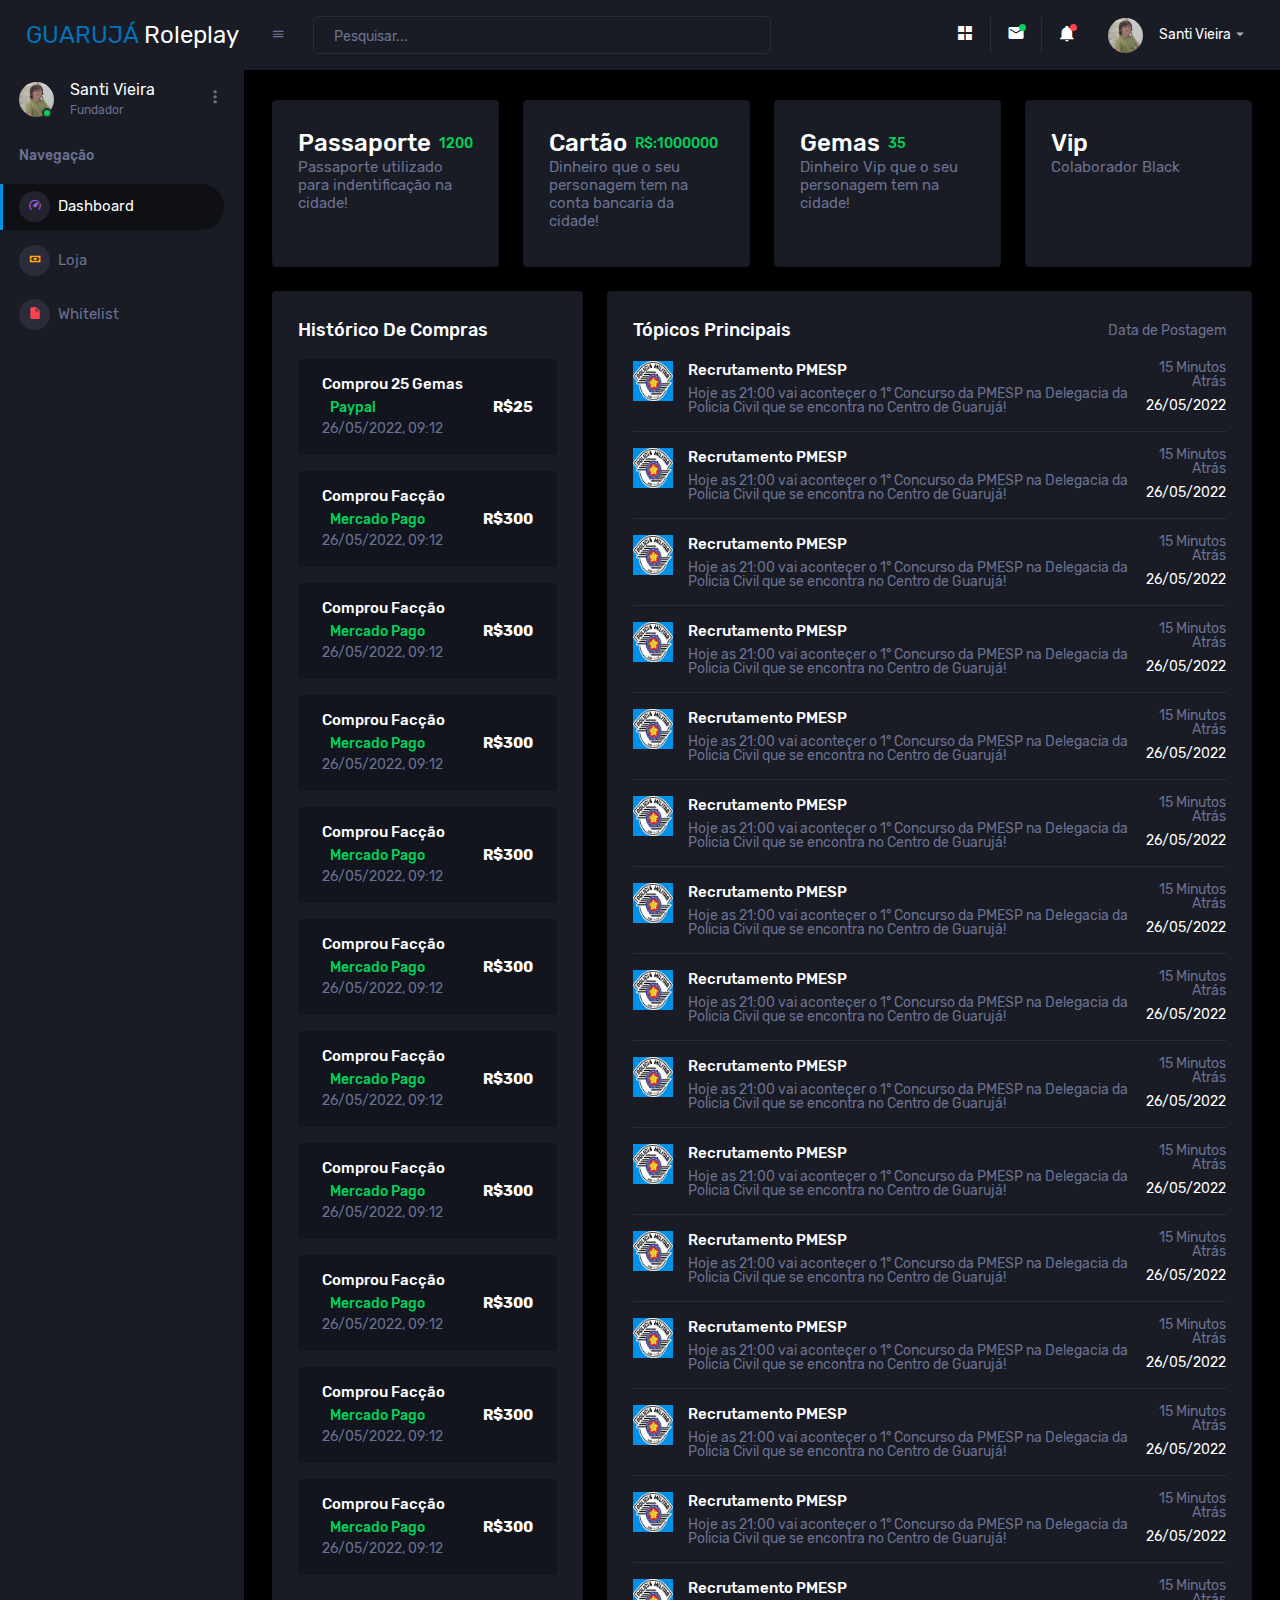
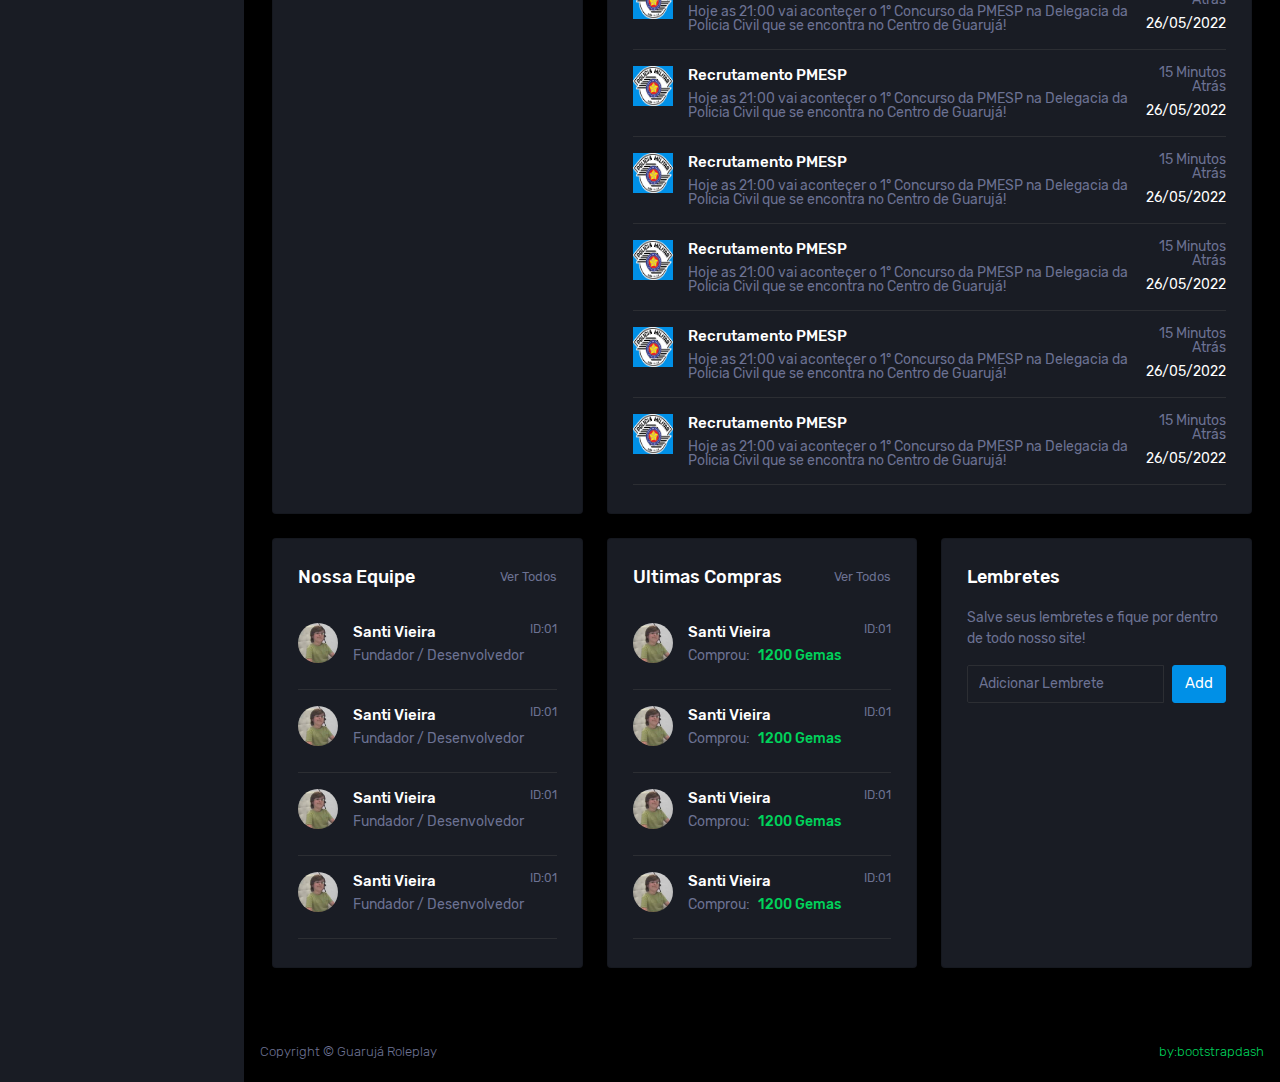
<file: index.html>
<!DOCTYPE html>
<html lang="en">

<head>
  <meta charset="utf-8">
  <meta name="viewport" content="width=device-width, initial-scale=1, shrink-to-fit=no">
  <title>Guarujá Roleplay</title>
  <link rel="stylesheet" href="assets/vendors/mdi/css/materialdesignicons.min.css">
  <link rel="stylesheet" href="assets/vendors/css/vendor.bundle.base.css">
  <link rel="stylesheet" href="assets/vendors/jvectormap/jquery-jvectormap.css">
  <link rel="stylesheet" href="assets/vendors/flag-icon-css/css/flag-icon.min.css">
  <link rel="stylesheet" href="assets/vendors/owl-carousel-2/owl.carousel.min.css">
  <link rel="stylesheet" href="assets/vendors/owl-carousel-2/owl.theme.default.min.css">
  <link rel="stylesheet" href="assets/css/style.css">
  <link rel="shortcut icon" href="assets/images/favicon.png" />
</head>

<body>
  <div class="container-scroller">
    <nav class="sidebar sidebar-offcanvas" id="sidebar">
      <div class="sidebar-brand-wrapper d-none d-lg-flex align-items-center justify-content-center fixed-top">
        <a style="text-align: center; color: #0074bc;" class="sidebar-brand brand-logo" href="index.html">GUARUJÁ<span style="color:#fff"> Roleplay</span></a>
        <a style="text-align: center; color: #0074bc;" class="sidebar-brand brand-logo-mini" href="index.html">GRP</a>
      </div>
      <ul class="nav">
        <li class="nav-item profile">
          <div class="profile-desc">
            <div class="profile-pic">
              <div class="count-indicator">
                <img class="img-xs rounded-circle " src="assets/images/faces/user.png" alt="">
                <span class="count bg-success"></span>
              </div>
              <div class="profile-name">
                <h5 class="mb-0 font-weight-normal">Santi Vieira</h5>
                <span class="type-member">Fundador</span>
              </div>
            </div>
            <a href="#" id="profile-dropdown" data-toggle="dropdown"><i class="mdi mdi-dots-vertical"></i></a>
            <div class="dropdown-menu dropdown-menu-right sidebar-dropdown preview-list"
              aria-labelledby="profile-dropdown">
              <a href="#" class="dropdown-item preview-item">
                <div class="preview-thumbnail">
                  <div class="preview-icon bg-dark rounded-circle">
                    <i class="mdi mdi-settings text-primary"></i>
                  </div>
                </div>
                <div class="preview-item-content">
                  <p class="preview-subject ellipsis mb-1 text-small">Configurações da Conta</p>
                </div>
              </a>
              <div class="dropdown-divider"></div>
              <a href="#" class="dropdown-item preview-item">
                <div class="preview-thumbnail">
                  <div class="preview-icon bg-dark rounded-circle">
                    <i class="mdi mdi-onepassword  text-info"></i>
                  </div>
                </div>
                <div class="preview-item-content">
                  <p class="preview-subject ellipsis mb-1 text-small">Mudar a Senha</p>
                </div>
              </a>
              <div class="dropdown-divider"></div>
              <a href="#" class="dropdown-item preview-item">
                <div class="preview-thumbnail">
                  <div class="preview-icon bg-dark rounded-circle">
                    <i class="mdi mdi-calendar-today text-success"></i>
                  </div>
                </div>
                <div class="preview-item-content">
                  <p class="preview-subject ellipsis mb-1 text-small">Advertencias e Banimentos</p>
                </div>
              </a>
            </div>
          </div>
        </li>
        <li class="nav-item nav-category">
          <span class="nav-link">Navegação</span>
        </li>
        <li class="mb-2 nav-item menu-items">
          <a class="nav-link" href="index.html">
            <span class="menu-icon">
              <i class="mdi mdi-speedometer"></i>
            </span>
            <span class="menu-title">Dashboard</span>
          </a>
        </li>
        <li class="mb-2 nav-item menu-items">
          <a class="nav-link" href="loja.html">
            <span class="menu-icon">
              <i class="mdi mdi-cash"></i>
            </span>
            <span class="menu-title">Loja</span>
          </a>
        </li>
        <li class="mb-2 nav-item menu-items">
          <a class="nav-link" href="whitelist/feito.html">
            <span class="menu-icon">
              <i class="mdi mdi-file"></i>
            </span>
            <span class="menu-title">Whitelist</span>
          </a>
        </li>
      </ul>
    </nav>
    <div class="container-fluid page-body-wrapper">
      <nav class="navbar p-0 fixed-top d-flex flex-row">
        <div class="navbar-brand-wrapper d-flex d-lg-none align-items-center justify-content-center">
          <a style="text-align: center; color: #0074bc;" class="sidebar-brand brand-logo-mini" href="index.html">GRP</a>
        </div>
        <div class="navbar-menu-wrapper flex-grow d-flex align-items-stretch">
          <button class="navbar-toggler navbar-toggler align-self-center" type="button" data-toggle="minimize">
            <span class="mdi mdi-menu"></span>
          </button>
          <ul class="navbar-nav w-100">
            <li class="nav-item w-100">
              <form class="nav-link mt-2 mt-md-0 d-none d-lg-flex search">
                <input type="text" class="form-control" placeholder="Pesquisar...">
              </form>
            </li>
          </ul>
          <ul class="navbar-nav navbar-nav-right">
            <li class="nav-item nav-settings d-none d-lg-block">
              <a class="nav-link" href="#">
                <i class="mdi mdi-view-grid"></i>
              </a>
            </li>
            <li class="nav-item dropdown border-left">
              <a class="nav-link count-indicator dropdown-toggle" id="messageDropdown" href="#" data-toggle="dropdown"
                aria-expanded="false">
                <i class="mdi mdi-email"></i>
                <span class="count bg-success"></span>
              </a>
              <div class="dropdown-menu dropdown-menu-right navbar-dropdown preview-list"
                aria-labelledby="messageDropdown">
                <h6 class="p-3 mb-0">0 Mensagens</h6>
            </li>
            <li class="nav-item dropdown border-left">
              <a class="nav-link count-indicator dropdown-toggle" id="notificationDropdown" href="#"
                data-toggle="dropdown">
                <i class="mdi mdi-bell"></i>
                <span class="count bg-danger"></span>
              </a>
              <div class="dropdown-menu dropdown-menu-right navbar-dropdown preview-list"
                aria-labelledby="notificationDropdown">
                <h6 class="p-3 mb-0">Notificações</h6>
                <div class="dropdown-divider"></div>
                <a class="dropdown-item preview-item">
                  <div class="preview-thumbnail">
                    <div class="preview-icon bg-dark rounded-circle">
                      <i class="mdi mdi-calendar text-success"></i>
                    </div>
                  </div>
                  <div class="preview-item-content">
                    <p class="preview-subject mb-1">Ver Notificações</p>
                  </div>
                </a>
                <div class="dropdown-divider"></div>
                <a class="dropdown-item preview-item">
                  <div class="preview-thumbnail">
                    <div class="preview-icon bg-dark rounded-circle">
                      <i class="mdi mdi-settings text-danger"></i>
                    </div>
                  </div>
                  <div class="preview-item-content">
                    <p class="preview-subject mb-1">Configurações</p>
                    <p class="text-muted ellipsis mb-0">Configurações de Notificação</p>
                  </div>
                </a>
                <div class="dropdown-divider"></div>
                <a class="dropdown-item preview-item">
                  <div class="preview-thumbnail">
                    <div class="preview-icon bg-dark rounded-circle">
                      <i class="mdi mdi-link-variant text-warning"></i>
                    </div>
                  </div>
                  <div class="preview-item-content">
                    <p class="preview-subject mb-1">Change-logs</p>
                    <p class="text-muted ellipsis mb-0">Adicionados/Removidos</p>
                  </div>
                </a>
              </div>
            </li>
            <li class="nav-item dropdown">
              <a class="nav-link" id="profileDropdown" href="#" data-toggle="dropdown">
                <div class="navbar-profile">
                  <img class="img-xs rounded-circle" src="assets/images/faces/user.png" alt="">
                  <p class="mb-0 d-none d-sm-block navbar-profile-name">Santi Vieira</p>
                  <i class="mdi mdi-menu-down d-none d-sm-block"></i>
                </div>
              </a>
              <div class="dropdown-menu dropdown-menu-right navbar-dropdown preview-list"
                aria-labelledby="profileDropdown">
                <div class="dropdown-divider"></div>
                <a class="dropdown-item preview-item">
                  <div class="preview-thumbnail">
                    <div class="preview-icon bg-dark rounded-circle">
                      <i class="mdi mdi-logout text-danger"></i>
                    </div>
                  </div>
                  <div class="preview-item-content">
                    <p class="preview-subject mb-1">Log out</p>
                  </div>
                </a>
              </div>
            </li>
          </ul>
          <button class="navbar-toggler navbar-toggler-right d-lg-none align-self-center" type="button"
            data-toggle="offcanvas">
            <span class="mdi mdi-format-line-spacing"></span>
          </button>
        </div>
      </nav>
      <div class="main-panel">
        <div class="content-wrapper">
          <div class="row">
            <div class="col-xl-3 col-sm-6 grid-margin stretch-card">
              <div class="card">
                <div class="card-body">
                  <div class="row">
                    <div class="col-9">
                      <div class="d-flex align-items-center align-self-start">
                        <h3 class="mb-0">Passaporte</h3>
                        <p class="text-success ml-2 mb-0 font-weight-medium">1200</p>
                      </div>
                    </div>
                    <div class="col-3">
                    </div>
                  </div>
                  <h6 class="text-muted font-weight-normal">Passaporte utilizado para indentificação na cidade!</h6>
                </div>
              </div>
            </div>
            <div class="col-xl-3 col-sm-6 grid-margin stretch-card">
              <div class="card">
                <div class="card-body">
                  <div class="row">
                    <div class="col-9">
                      <div class="d-flex align-items-center align-self-start">
                        <h3 class="mb-0">Cartão</h3>
                        <p class="text-success ml-2 mb-0 font-weight-medium">R$:1000000</p>
                      </div>
                    </div>
                    <div class="col-3">
                    </div>
                  </div>
                  <h6 class="text-muted font-weight-normal">Dinheiro que o seu personagem tem na conta bancaria da cidade!</h6>
                </div>
              </div>
            </div>
            <div class="col-xl-3 col-sm-6 grid-margin stretch-card">
              <div class="card">
                <div class="card-body">
                  <div class="row">
                    <div class="col-9">
                      <div class="d-flex align-items-center align-self-start">
                        <h3 class="mb-0">Gemas</h3>
                        <p class="text-success ml-2 mb-0 font-weight-medium">35</p>
                      </div>
                    </div>
                    <div class="col-3">
                    </div>
                  </div>
                  <h6 class="text-muted font-weight-normal">Dinheiro Vip que o seu personagem tem na cidade!</h6>
                </div>
              </div>
            </div>
            <div class="col-xl-3 col-sm-6 grid-margin stretch-card">
              <div class="card">
                <div class="card-body">
                  <div class="row">
                    <div class="col-9">
                      <div class="d-flex align-items-center align-self-start">
                        <h3 class="mb-0">Vip</h3>
                      </div>
                    </div>
                    <div class="col-3">
                    </div>
                  </div>
                  <h6 class="text-muted font-weight-normal">Colaborador Black</h6>
                </div>
              </div>
            </div>
          </div>
          <div class="row">
            <div class="col-md-4 grid-margin stretch-card">
              <div class="card">
                <div class="card-body">
                  <h4 class="card-title">Histórico de Compras</h4>
                  <div class="bg-gray-dark d-flex d-md-block d-xl-flex flex-row py-3 px-4 px-md-3 px-xl-4 rounded mt-3">
                    <div class="text-md-center text-xl-left">
                      <h6 class="mb-1">Comprou 25 Gemas</h6>
                      <p class="text-success ml-2 mb-0 font-weight-medium">Paypal</p>
                      <p class="text-muted mb-0">26/05/2022, 09:12</p>
                    </div>
                    <div class="align-self-center flex-grow text-right text-md-center text-xl-right py-md-2 py-xl-0">
                      <h6 class="font-weight-bold mb-0">R$25</h6>
                    </div>
                  </div>
                  <div class="bg-gray-dark d-flex d-md-block d-xl-flex flex-row py-3 px-4 px-md-3 px-xl-4 rounded mt-3">
                    <div class="text-md-center text-xl-left">
                      <h6 class="mb-1">Comprou Facção</h6>
                      <p class="text-success ml-2 mb-0 font-weight-medium">Mercado Pago</p>
                      <p class="text-muted mb-0">26/05/2022, 09:12</p>
                    </div>
                    <div class="align-self-center flex-grow text-right text-md-center text-xl-right py-md-2 py-xl-0">
                      <h6 class="font-weight-bold mb-0">R$300</h6>
                    </div>
                  </div>
                  <div class="bg-gray-dark d-flex d-md-block d-xl-flex flex-row py-3 px-4 px-md-3 px-xl-4 rounded mt-3">
                    <div class="text-md-center text-xl-left">
                      <h6 class="mb-1">Comprou Facção</h6>
                      <p class="text-success ml-2 mb-0 font-weight-medium">Mercado Pago</p>
                      <p class="text-muted mb-0">26/05/2022, 09:12</p>
                    </div>
                    <div class="align-self-center flex-grow text-right text-md-center text-xl-right py-md-2 py-xl-0">
                      <h6 class="font-weight-bold mb-0">R$300</h6>
                    </div>
                  </div>
                  <div class="bg-gray-dark d-flex d-md-block d-xl-flex flex-row py-3 px-4 px-md-3 px-xl-4 rounded mt-3">
                    <div class="text-md-center text-xl-left">
                      <h6 class="mb-1">Comprou Facção</h6>
                      <p class="text-success ml-2 mb-0 font-weight-medium">Mercado Pago</p>
                      <p class="text-muted mb-0">26/05/2022, 09:12</p>
                    </div>
                    <div class="align-self-center flex-grow text-right text-md-center text-xl-right py-md-2 py-xl-0">
                      <h6 class="font-weight-bold mb-0">R$300</h6>
                    </div>
                  </div>
                  <div class="bg-gray-dark d-flex d-md-block d-xl-flex flex-row py-3 px-4 px-md-3 px-xl-4 rounded mt-3">
                    <div class="text-md-center text-xl-left">
                      <h6 class="mb-1">Comprou Facção</h6>
                      <p class="text-success ml-2 mb-0 font-weight-medium">Mercado Pago</p>
                      <p class="text-muted mb-0">26/05/2022, 09:12</p>
                    </div>
                    <div class="align-self-center flex-grow text-right text-md-center text-xl-right py-md-2 py-xl-0">
                      <h6 class="font-weight-bold mb-0">R$300</h6>
                    </div>
                  </div>
                  <div class="bg-gray-dark d-flex d-md-block d-xl-flex flex-row py-3 px-4 px-md-3 px-xl-4 rounded mt-3">
                    <div class="text-md-center text-xl-left">
                      <h6 class="mb-1">Comprou Facção</h6>
                      <p class="text-success ml-2 mb-0 font-weight-medium">Mercado Pago</p>
                      <p class="text-muted mb-0">26/05/2022, 09:12</p>
                    </div>
                    <div class="align-self-center flex-grow text-right text-md-center text-xl-right py-md-2 py-xl-0">
                      <h6 class="font-weight-bold mb-0">R$300</h6>
                    </div>
                  </div>
                  <div class="bg-gray-dark d-flex d-md-block d-xl-flex flex-row py-3 px-4 px-md-3 px-xl-4 rounded mt-3">
                    <div class="text-md-center text-xl-left">
                      <h6 class="mb-1">Comprou Facção</h6>
                      <p class="text-success ml-2 mb-0 font-weight-medium">Mercado Pago</p>
                      <p class="text-muted mb-0">26/05/2022, 09:12</p>
                    </div>
                    <div class="align-self-center flex-grow text-right text-md-center text-xl-right py-md-2 py-xl-0">
                      <h6 class="font-weight-bold mb-0">R$300</h6>
                    </div>
                  </div>
                  <div class="bg-gray-dark d-flex d-md-block d-xl-flex flex-row py-3 px-4 px-md-3 px-xl-4 rounded mt-3">
                    <div class="text-md-center text-xl-left">
                      <h6 class="mb-1">Comprou Facção</h6>
                      <p class="text-success ml-2 mb-0 font-weight-medium">Mercado Pago</p>
                      <p class="text-muted mb-0">26/05/2022, 09:12</p>
                    </div>
                    <div class="align-self-center flex-grow text-right text-md-center text-xl-right py-md-2 py-xl-0">
                      <h6 class="font-weight-bold mb-0">R$300</h6>
                    </div>
                  </div>
                  <div class="bg-gray-dark d-flex d-md-block d-xl-flex flex-row py-3 px-4 px-md-3 px-xl-4 rounded mt-3">
                    <div class="text-md-center text-xl-left">
                      <h6 class="mb-1">Comprou Facção</h6>
                      <p class="text-success ml-2 mb-0 font-weight-medium">Mercado Pago</p>
                      <p class="text-muted mb-0">26/05/2022, 09:12</p>
                    </div>
                    <div class="align-self-center flex-grow text-right text-md-center text-xl-right py-md-2 py-xl-0">
                      <h6 class="font-weight-bold mb-0">R$300</h6>
                    </div>
                  </div>
                  <div class="bg-gray-dark d-flex d-md-block d-xl-flex flex-row py-3 px-4 px-md-3 px-xl-4 rounded mt-3">
                    <div class="text-md-center text-xl-left">
                      <h6 class="mb-1">Comprou Facção</h6>
                      <p class="text-success ml-2 mb-0 font-weight-medium">Mercado Pago</p>
                      <p class="text-muted mb-0">26/05/2022, 09:12</p>
                    </div>
                    <div class="align-self-center flex-grow text-right text-md-center text-xl-right py-md-2 py-xl-0">
                      <h6 class="font-weight-bold mb-0">R$300</h6>
                    </div>
                  </div>
                  <div class="bg-gray-dark d-flex d-md-block d-xl-flex flex-row py-3 px-4 px-md-3 px-xl-4 rounded mt-3">
                    <div class="text-md-center text-xl-left">
                      <h6 class="mb-1">Comprou Facção</h6>
                      <p class="text-success ml-2 mb-0 font-weight-medium">Mercado Pago</p>
                      <p class="text-muted mb-0">26/05/2022, 09:12</p>
                    </div>
                    <div class="align-self-center flex-grow text-right text-md-center text-xl-right py-md-2 py-xl-0">
                      <h6 class="font-weight-bold mb-0">R$300</h6>
                    </div>
                  </div>
                </div>
              </div>
            </div>
            <div class="col-md-8 grid-margin stretch-card">
              <div class="card">
                <div class="card-body">
                  <div class="d-flex flex-row justify-content-between">
                    <h4 class="card-title mb-1">Tópicos Principais</h4>
                    <p class="text-muted mb-1">Data de Postagem</p>
                  </div>
                  <div class="row">
                    <div class="col-12">
                      <div class="preview-list">
                        <div class="preview-item border-bottom">
                          <div class="preview-thumbnail">
                            <div class="bg-primary">
                              <img src="assets/images/dashboard/pm.png" alt="">
                            </div>
                          </div>
                          <div class="preview-item-content d-sm-flex flex-grow">
                            <div class="flex-grow">
                              <h6 class="preview-subject">Recrutamento PMESP</h6>
                              <p class="text-muted mb-0">Hoje as 21:00 vai aconteçer o 1° Concurso da PMESP na Delegacia da Policia Civil que se encontra no Centro de Guarujá!</p>
                            </div>
                            <div class="mr-auto text-sm-right pt-2 pt-sm-0">
                              <p class="text-muted">15 Minutos Atrás</p>
                              <p class="mb-0">26/05/2022</p>
                            </div>
                          </div>
                        </div>
                      </div>
                    </div>
                    <div class="col-12">
                      <div class="preview-list">
                        <div class="preview-item border-bottom">
                          <div class="preview-thumbnail">
                            <div class="bg-primary">
                              <img src="assets/images/dashboard/pm.png" alt="">
                            </div>
                          </div>
                          <div class="preview-item-content d-sm-flex flex-grow">
                            <div class="flex-grow">
                              <h6 class="preview-subject">Recrutamento PMESP</h6>
                              <p class="text-muted mb-0">Hoje as 21:00 vai aconteçer o 1° Concurso da PMESP na Delegacia da Policia Civil que se encontra no Centro de Guarujá!</p>
                            </div>
                            <div class="mr-auto text-sm-right pt-2 pt-sm-0">
                              <p class="text-muted">15 Minutos Atrás</p>
                              <p class="mb-0">26/05/2022</p>
                            </div>
                          </div>
                        </div>
                      </div>
                    </div>
                    <div class="col-12">
                      <div class="preview-list">
                        <div class="preview-item border-bottom">
                          <div class="preview-thumbnail">
                            <div class="bg-primary">
                              <img src="assets/images/dashboard/pm.png" alt="">
                            </div>
                          </div>
                          <div class="preview-item-content d-sm-flex flex-grow">
                            <div class="flex-grow">
                              <h6 class="preview-subject">Recrutamento PMESP</h6>
                              <p class="text-muted mb-0">Hoje as 21:00 vai aconteçer o 1° Concurso da PMESP na Delegacia da Policia Civil que se encontra no Centro de Guarujá!</p>
                            </div>
                            <div class="mr-auto text-sm-right pt-2 pt-sm-0">
                              <p class="text-muted">15 Minutos Atrás</p>
                              <p class="mb-0">26/05/2022</p>
                            </div>
                          </div>
                        </div>
                      </div>
                    </div>
                    <div class="col-12">
                      <div class="preview-list">
                        <div class="preview-item border-bottom">
                          <div class="preview-thumbnail">
                            <div class="bg-primary">
                              <img src="assets/images/dashboard/pm.png" alt="">
                            </div>
                          </div>
                          <div class="preview-item-content d-sm-flex flex-grow">
                            <div class="flex-grow">
                              <h6 class="preview-subject">Recrutamento PMESP</h6>
                              <p class="text-muted mb-0">Hoje as 21:00 vai aconteçer o 1° Concurso da PMESP na Delegacia da Policia Civil que se encontra no Centro de Guarujá!</p>
                            </div>
                            <div class="mr-auto text-sm-right pt-2 pt-sm-0">
                              <p class="text-muted">15 Minutos Atrás</p>
                              <p class="mb-0">26/05/2022</p>
                            </div>
                          </div>
                        </div>
                      </div>
                    </div>
                    <div class="col-12">
                      <div class="preview-list">
                        <div class="preview-item border-bottom">
                          <div class="preview-thumbnail">
                            <div class="bg-primary">
                              <img src="assets/images/dashboard/pm.png" alt="">
                            </div>
                          </div>
                          <div class="preview-item-content d-sm-flex flex-grow">
                            <div class="flex-grow">
                              <h6 class="preview-subject">Recrutamento PMESP</h6>
                              <p class="text-muted mb-0">Hoje as 21:00 vai aconteçer o 1° Concurso da PMESP na Delegacia da Policia Civil que se encontra no Centro de Guarujá!</p>
                            </div>
                            <div class="mr-auto text-sm-right pt-2 pt-sm-0">
                              <p class="text-muted">15 Minutos Atrás</p>
                              <p class="mb-0">26/05/2022</p>
                            </div>
                          </div>
                        </div>
                      </div>
                    </div>
                    <div class="col-12">
                      <div class="preview-list">
                        <div class="preview-item border-bottom">
                          <div class="preview-thumbnail">
                            <div class="bg-primary">
                              <img src="assets/images/dashboard/pm.png" alt="">
                            </div>
                          </div>
                          <div class="preview-item-content d-sm-flex flex-grow">
                            <div class="flex-grow">
                              <h6 class="preview-subject">Recrutamento PMESP</h6>
                              <p class="text-muted mb-0">Hoje as 21:00 vai aconteçer o 1° Concurso da PMESP na Delegacia da Policia Civil que se encontra no Centro de Guarujá!</p>
                            </div>
                            <div class="mr-auto text-sm-right pt-2 pt-sm-0">
                              <p class="text-muted">15 Minutos Atrás</p>
                              <p class="mb-0">26/05/2022</p>
                            </div>
                          </div>
                        </div>
                      </div>
                    </div>
                    <div class="col-12">
                      <div class="preview-list">
                        <div class="preview-item border-bottom">
                          <div class="preview-thumbnail">
                            <div class="bg-primary">
                              <img src="assets/images/dashboard/pm.png" alt="">
                            </div>
                          </div>
                          <div class="preview-item-content d-sm-flex flex-grow">
                            <div class="flex-grow">
                              <h6 class="preview-subject">Recrutamento PMESP</h6>
                              <p class="text-muted mb-0">Hoje as 21:00 vai aconteçer o 1° Concurso da PMESP na Delegacia da Policia Civil que se encontra no Centro de Guarujá!</p>
                            </div>
                            <div class="mr-auto text-sm-right pt-2 pt-sm-0">
                              <p class="text-muted">15 Minutos Atrás</p>
                              <p class="mb-0">26/05/2022</p>
                            </div>
                          </div>
                        </div>
                      </div>
                    </div>
                    <div class="col-12">
                      <div class="preview-list">
                        <div class="preview-item border-bottom">
                          <div class="preview-thumbnail">
                            <div class="bg-primary">
                              <img src="assets/images/dashboard/pm.png" alt="">
                            </div>
                          </div>
                          <div class="preview-item-content d-sm-flex flex-grow">
                            <div class="flex-grow">
                              <h6 class="preview-subject">Recrutamento PMESP</h6>
                              <p class="text-muted mb-0">Hoje as 21:00 vai aconteçer o 1° Concurso da PMESP na Delegacia da Policia Civil que se encontra no Centro de Guarujá!</p>
                            </div>
                            <div class="mr-auto text-sm-right pt-2 pt-sm-0">
                              <p class="text-muted">15 Minutos Atrás</p>
                              <p class="mb-0">26/05/2022</p>
                            </div>
                          </div>
                        </div>
                      </div>
                    </div>
                    <div class="col-12">
                      <div class="preview-list">
                        <div class="preview-item border-bottom">
                          <div class="preview-thumbnail">
                            <div class="bg-primary">
                              <img src="assets/images/dashboard/pm.png" alt="">
                            </div>
                          </div>
                          <div class="preview-item-content d-sm-flex flex-grow">
                            <div class="flex-grow">
                              <h6 class="preview-subject">Recrutamento PMESP</h6>
                              <p class="text-muted mb-0">Hoje as 21:00 vai aconteçer o 1° Concurso da PMESP na Delegacia da Policia Civil que se encontra no Centro de Guarujá!</p>
                            </div>
                            <div class="mr-auto text-sm-right pt-2 pt-sm-0">
                              <p class="text-muted">15 Minutos Atrás</p>
                              <p class="mb-0">26/05/2022</p>
                            </div>
                          </div>
                        </div>
                      </div>
                    </div>
                    <div class="col-12">
                      <div class="preview-list">
                        <div class="preview-item border-bottom">
                          <div class="preview-thumbnail">
                            <div class="bg-primary">
                              <img src="assets/images/dashboard/pm.png" alt="">
                            </div>
                          </div>
                          <div class="preview-item-content d-sm-flex flex-grow">
                            <div class="flex-grow">
                              <h6 class="preview-subject">Recrutamento PMESP</h6>
                              <p class="text-muted mb-0">Hoje as 21:00 vai aconteçer o 1° Concurso da PMESP na Delegacia da Policia Civil que se encontra no Centro de Guarujá!</p>
                            </div>
                            <div class="mr-auto text-sm-right pt-2 pt-sm-0">
                              <p class="text-muted">15 Minutos Atrás</p>
                              <p class="mb-0">26/05/2022</p>
                            </div>
                          </div>
                        </div>
                      </div>
                    </div>
                    <div class="col-12">
                      <div class="preview-list">
                        <div class="preview-item border-bottom">
                          <div class="preview-thumbnail">
                            <div class="bg-primary">
                              <img src="assets/images/dashboard/pm.png" alt="">
                            </div>
                          </div>
                          <div class="preview-item-content d-sm-flex flex-grow">
                            <div class="flex-grow">
                              <h6 class="preview-subject">Recrutamento PMESP</h6>
                              <p class="text-muted mb-0">Hoje as 21:00 vai aconteçer o 1° Concurso da PMESP na Delegacia da Policia Civil que se encontra no Centro de Guarujá!</p>
                            </div>
                            <div class="mr-auto text-sm-right pt-2 pt-sm-0">
                              <p class="text-muted">15 Minutos Atrás</p>
                              <p class="mb-0">26/05/2022</p>
                            </div>
                          </div>
                        </div>
                      </div>
                    </div>
                    <div class="col-12">
                      <div class="preview-list">
                        <div class="preview-item border-bottom">
                          <div class="preview-thumbnail">
                            <div class="bg-primary">
                              <img src="assets/images/dashboard/pm.png" alt="">
                            </div>
                          </div>
                          <div class="preview-item-content d-sm-flex flex-grow">
                            <div class="flex-grow">
                              <h6 class="preview-subject">Recrutamento PMESP</h6>
                              <p class="text-muted mb-0">Hoje as 21:00 vai aconteçer o 1° Concurso da PMESP na Delegacia da Policia Civil que se encontra no Centro de Guarujá!</p>
                            </div>
                            <div class="mr-auto text-sm-right pt-2 pt-sm-0">
                              <p class="text-muted">15 Minutos Atrás</p>
                              <p class="mb-0">26/05/2022</p>
                            </div>
                          </div>
                        </div>
                      </div>
                    </div>
                    <div class="col-12">
                      <div class="preview-list">
                        <div class="preview-item border-bottom">
                          <div class="preview-thumbnail">
                            <div class="bg-primary">
                              <img src="assets/images/dashboard/pm.png" alt="">
                            </div>
                          </div>
                          <div class="preview-item-content d-sm-flex flex-grow">
                            <div class="flex-grow">
                              <h6 class="preview-subject">Recrutamento PMESP</h6>
                              <p class="text-muted mb-0">Hoje as 21:00 vai aconteçer o 1° Concurso da PMESP na Delegacia da Policia Civil que se encontra no Centro de Guarujá!</p>
                            </div>
                            <div class="mr-auto text-sm-right pt-2 pt-sm-0">
                              <p class="text-muted">15 Minutos Atrás</p>
                              <p class="mb-0">26/05/2022</p>
                            </div>
                          </div>
                        </div>
                      </div>
                    </div>
                    <div class="col-12">
                      <div class="preview-list">
                        <div class="preview-item border-bottom">
                          <div class="preview-thumbnail">
                            <div class="bg-primary">
                              <img src="assets/images/dashboard/pm.png" alt="">
                            </div>
                          </div>
                          <div class="preview-item-content d-sm-flex flex-grow">
                            <div class="flex-grow">
                              <h6 class="preview-subject">Recrutamento PMESP</h6>
                              <p class="text-muted mb-0">Hoje as 21:00 vai aconteçer o 1° Concurso da PMESP na Delegacia da Policia Civil que se encontra no Centro de Guarujá!</p>
                            </div>
                            <div class="mr-auto text-sm-right pt-2 pt-sm-0">
                              <p class="text-muted">15 Minutos Atrás</p>
                              <p class="mb-0">26/05/2022</p>
                            </div>
                          </div>
                        </div>
                      </div>
                    </div>
                    <div class="col-12">
                      <div class="preview-list">
                        <div class="preview-item border-bottom">
                          <div class="preview-thumbnail">
                            <div class="bg-primary">
                              <img src="assets/images/dashboard/pm.png" alt="">
                            </div>
                          </div>
                          <div class="preview-item-content d-sm-flex flex-grow">
                            <div class="flex-grow">
                              <h6 class="preview-subject">Recrutamento PMESP</h6>
                              <p class="text-muted mb-0">Hoje as 21:00 vai aconteçer o 1° Concurso da PMESP na Delegacia da Policia Civil que se encontra no Centro de Guarujá!</p>
                            </div>
                            <div class="mr-auto text-sm-right pt-2 pt-sm-0">
                              <p class="text-muted">15 Minutos Atrás</p>
                              <p class="mb-0">26/05/2022</p>
                            </div>
                          </div>
                        </div>
                      </div>
                    </div>
                    <div class="col-12">
                      <div class="preview-list">
                        <div class="preview-item border-bottom">
                          <div class="preview-thumbnail">
                            <div class="bg-primary">
                              <img src="assets/images/dashboard/pm.png" alt="">
                            </div>
                          </div>
                          <div class="preview-item-content d-sm-flex flex-grow">
                            <div class="flex-grow">
                              <h6 class="preview-subject">Recrutamento PMESP</h6>
                              <p class="text-muted mb-0">Hoje as 21:00 vai aconteçer o 1° Concurso da PMESP na Delegacia da Policia Civil que se encontra no Centro de Guarujá!</p>
                            </div>
                            <div class="mr-auto text-sm-right pt-2 pt-sm-0">
                              <p class="text-muted">15 Minutos Atrás</p>
                              <p class="mb-0">26/05/2022</p>
                            </div>
                          </div>
                        </div>
                      </div>
                    </div>
                    <div class="col-12">
                      <div class="preview-list">
                        <div class="preview-item border-bottom">
                          <div class="preview-thumbnail">
                            <div class="bg-primary">
                              <img src="assets/images/dashboard/pm.png" alt="">
                            </div>
                          </div>
                          <div class="preview-item-content d-sm-flex flex-grow">
                            <div class="flex-grow">
                              <h6 class="preview-subject">Recrutamento PMESP</h6>
                              <p class="text-muted mb-0">Hoje as 21:00 vai aconteçer o 1° Concurso da PMESP na Delegacia da Policia Civil que se encontra no Centro de Guarujá!</p>
                            </div>
                            <div class="mr-auto text-sm-right pt-2 pt-sm-0">
                              <p class="text-muted">15 Minutos Atrás</p>
                              <p class="mb-0">26/05/2022</p>
                            </div>
                          </div>
                        </div>
                      </div>
                    </div>
                    <div class="col-12">
                      <div class="preview-list">
                        <div class="preview-item border-bottom">
                          <div class="preview-thumbnail">
                            <div class="bg-primary">
                              <img src="assets/images/dashboard/pm.png" alt="">
                            </div>
                          </div>
                          <div class="preview-item-content d-sm-flex flex-grow">
                            <div class="flex-grow">
                              <h6 class="preview-subject">Recrutamento PMESP</h6>
                              <p class="text-muted mb-0">Hoje as 21:00 vai aconteçer o 1° Concurso da PMESP na Delegacia da Policia Civil que se encontra no Centro de Guarujá!</p>
                            </div>
                            <div class="mr-auto text-sm-right pt-2 pt-sm-0">
                              <p class="text-muted">15 Minutos Atrás</p>
                              <p class="mb-0">26/05/2022</p>
                            </div>
                          </div>
                        </div>
                      </div>
                    </div>
                    <div class="col-12">
                      <div class="preview-list">
                        <div class="preview-item border-bottom">
                          <div class="preview-thumbnail">
                            <div class="bg-primary">
                              <img src="assets/images/dashboard/pm.png" alt="">
                            </div>
                          </div>
                          <div class="preview-item-content d-sm-flex flex-grow">
                            <div class="flex-grow">
                              <h6 class="preview-subject">Recrutamento PMESP</h6>
                              <p class="text-muted mb-0">Hoje as 21:00 vai aconteçer o 1° Concurso da PMESP na Delegacia da Policia Civil que se encontra no Centro de Guarujá!</p>
                            </div>
                            <div class="mr-auto text-sm-right pt-2 pt-sm-0">
                              <p class="text-muted">15 Minutos Atrás</p>
                              <p class="mb-0">26/05/2022</p>
                            </div>
                          </div>
                        </div>
                      </div>
                    </div>
                    <div class="col-12">
                      <div class="preview-list">
                        <div class="preview-item border-bottom">
                          <div class="preview-thumbnail">
                            <div class="bg-primary">
                              <img src="assets/images/dashboard/pm.png" alt="">
                            </div>
                          </div>
                          <div class="preview-item-content d-sm-flex flex-grow">
                            <div class="flex-grow">
                              <h6 class="preview-subject">Recrutamento PMESP</h6>
                              <p class="text-muted mb-0">Hoje as 21:00 vai aconteçer o 1° Concurso da PMESP na Delegacia da Policia Civil que se encontra no Centro de Guarujá!</p>
                            </div>
                            <div class="mr-auto text-sm-right pt-2 pt-sm-0">
                              <p class="text-muted">15 Minutos Atrás</p>
                              <p class="mb-0">26/05/2022</p>
                            </div>
                          </div>
                        </div>
                      </div>
                    </div>
                    
                  </div>
                </div>
              </div>
            </div>
          </div>

          <div class="row">
            <div class="col-md-6 col-xl-4 grid-margin stretch-card">
              <div class="card">
                <div class="card-body">
                  <div class="d-flex flex-row justify-content-between">
                    <h4 class="card-title">Nossa Equipe</h4>
                    <p class="text-muted mb-1 small">Ver Todos</p>
                  </div>
                  <div class="preview-list">
                    <div class="preview-item border-bottom">
                      <div class="preview-thumbnail">
                        <img src="assets/images/faces/user.png" alt="image" class="rounded-circle" />
                      </div>
                      <div class="preview-item-content d-flex flex-grow">
                        <div class="flex-grow">
                          <div class="d-flex d-md-block d-xl-flex justify-content-between">
                            <h6 class="preview-subject">Santi Vieira</h6>
                            <p class="text-muted text-small">ID:01</p>
                          </div>
                          <p class="text-muted">Fundador / Desenvolvedor</p>
                        </div>
                      </div>
                    </div>
                    <div class="preview-item border-bottom">
                      <div class="preview-thumbnail">
                        <img src="assets/images/faces/user.png" alt="image" class="rounded-circle" />
                      </div>
                      <div class="preview-item-content d-flex flex-grow">
                        <div class="flex-grow">
                          <div class="d-flex d-md-block d-xl-flex justify-content-between">
                            <h6 class="preview-subject">Santi Vieira</h6>
                            <p class="text-muted text-small">ID:01</p>
                          </div>
                          <p class="text-muted">Fundador / Desenvolvedor</p>
                        </div>
                      </div>
                    </div>
                    <div class="preview-item border-bottom">
                      <div class="preview-thumbnail">
                        <img src="assets/images/faces/user.png" alt="image" class="rounded-circle" />
                      </div>
                      <div class="preview-item-content d-flex flex-grow">
                        <div class="flex-grow">
                          <div class="d-flex d-md-block d-xl-flex justify-content-between">
                            <h6 class="preview-subject">Santi Vieira</h6>
                            <p class="text-muted text-small">ID:01</p>
                          </div>
                          <p class="text-muted">Fundador / Desenvolvedor</p>
                        </div>
                      </div>
                    </div>
                    <div class="preview-item border-bottom">
                      <div class="preview-thumbnail">
                        <img src="assets/images/faces/user.png" alt="image" class="rounded-circle" />
                      </div>
                      <div class="preview-item-content d-flex flex-grow">
                        <div class="flex-grow">
                          <div class="d-flex d-md-block d-xl-flex justify-content-between">
                            <h6 class="preview-subject">Santi Vieira</h6>
                            <p class="text-muted text-small">ID:01</p>
                          </div>
                          <p class="text-muted">Fundador / Desenvolvedor</p>
                        </div>
                      </div>
                    </div>
                  </div>
                </div>
              </div>
            </div>

            <div class="col-md-6 col-xl-4 grid-margin stretch-card">
              <div class="card">
                <div class="card-body">
                  <div class="d-flex flex-row justify-content-between">
                    <h4 class="card-title">Ultimas Compras</h4>
                    <p class="text-muted mb-1 small">Ver Todos</p>
                  </div>
                  <div class="preview-list">
                    <div class="preview-item border-bottom">
                      <div class="preview-thumbnail">
                        <img src="assets/images/faces/user.png" alt="image" class="rounded-circle" />
                      </div>
                      <div class="preview-item-content d-flex flex-grow">
                        <div class="flex-grow">
                          <div class="d-flex d-md-block d-xl-flex justify-content-between">
                            <h6 class="preview-subject">Santi Vieira</h6>
                            <p class="text-muted text-small">ID:01</p>
                          </div>
                          <p class="text-muted">Comprou:<span class="text-success ml-2 mb-0 font-weight-medium">1200 Gemas</span>
                        </div>
                      </div>
                    </div>
                    <div class="preview-item border-bottom">
                      <div class="preview-thumbnail">
                        <img src="assets/images/faces/user.png" alt="image" class="rounded-circle" />
                      </div>
                      <div class="preview-item-content d-flex flex-grow">
                        <div class="flex-grow">
                          <div class="d-flex d-md-block d-xl-flex justify-content-between">
                            <h6 class="preview-subject">Santi Vieira</h6>
                            <p class="text-muted text-small">ID:01</p>
                          </div>
                          <p class="text-muted">Comprou:<span class="text-success ml-2 mb-0 font-weight-medium">1200 Gemas</span>
                        </div>
                      </div>
                    </div>
                    <div class="preview-item border-bottom">
                      <div class="preview-thumbnail">
                        <img src="assets/images/faces/user.png" alt="image" class="rounded-circle" />
                      </div>
                      <div class="preview-item-content d-flex flex-grow">
                        <div class="flex-grow">
                          <div class="d-flex d-md-block d-xl-flex justify-content-between">
                            <h6 class="preview-subject">Santi Vieira</h6>
                            <p class="text-muted text-small">ID:01</p>
                          </div>
                          <p class="text-muted">Comprou:<span class="text-success ml-2 mb-0 font-weight-medium">1200 Gemas</span>
                        </div>
                      </div>
                    </div>
                    <div class="preview-item border-bottom">
                      <div class="preview-thumbnail">
                        <img src="assets/images/faces/user.png" alt="image" class="rounded-circle" />
                      </div>
                      <div class="preview-item-content d-flex flex-grow">
                        <div class="flex-grow">
                          <div class="d-flex d-md-block d-xl-flex justify-content-between">
                            <h6 class="preview-subject">Santi Vieira</h6>
                            <p class="text-muted text-small">ID:01</p>
                          </div>
                          <p class="text-muted">Comprou:<span class="text-success ml-2 mb-0 font-weight-medium">1200 Gemas</span>
                        </div>
                      </div>
                    </div>
                  </div>
                </div>
              </div>
            </div>

            
            <div class="col-md-12 col-xl-4 grid-margin stretch-card">
              <div class="card">
                <div class="card-body">
                  <h4 class="card-title">Lembretes</h4>
                  <p class="text-muted">Salve seus lembretes e fique por dentro de todo nosso site!</p>
                  <div class="add-items d-flex">
                    <input type="text" class="form-control todo-list-input" placeholder="Adicionar Lembrete">
                    <button class="add btn btn-primary todo-list-add-btn">Add</button>
                  </div>
                  <div class="list-wrapper">
                    <ul class="d-flex flex-column-reverse text-white todo-list todo-list-custom">
                    </ul>
                  </div>
                </div>
              </div>
            </div>
          </div>
        </div>
        <footer class="footer">
          <div class="d-sm-flex justify-content-center justify-content-sm-between">
            <span class="text-muted d-block text-center text-sm-left d-sm-inline-block">Copyright © Guarujá Roleplay</span>
            <span class="float-none float-sm-right d-block mt-1 mt-sm-0 text-center"><a
                href="https://www.bootstrapdash.com/bootstrap-admin-template/" target="_blank">by:bootstrapdash</a></span>
          </div>
        </footer>
      </div>
    </div>
  </div>
  <script src="assets/vendors/js/vendor.bundle.base.js"></script>
  <script src="assets/vendors/chart.js/Chart.min.js"></script>
  <script src="assets/vendors/progressbar.js/progressbar.min.js"></script>
  <script src="assets/vendors/jvectormap/jquery-jvectormap.min.js"></script>
  <script src="assets/vendors/jvectormap/jquery-jvectormap-world-mill-en.js"></script>
  <script src="assets/vendors/owl-carousel-2/owl.carousel.min.js"></script>
  <script src="assets/js/off-canvas.js"></script>
  <script src="assets/js/hoverable-collapse.js"></script>
  <script src="assets/js/misc.js"></script>
  <script src="assets/js/settings.js"></script>
  <script src="assets/js/todolist.js"></script>
  <script src="assets/js/dashboard.js"></script>
</body>

</html>
</file>
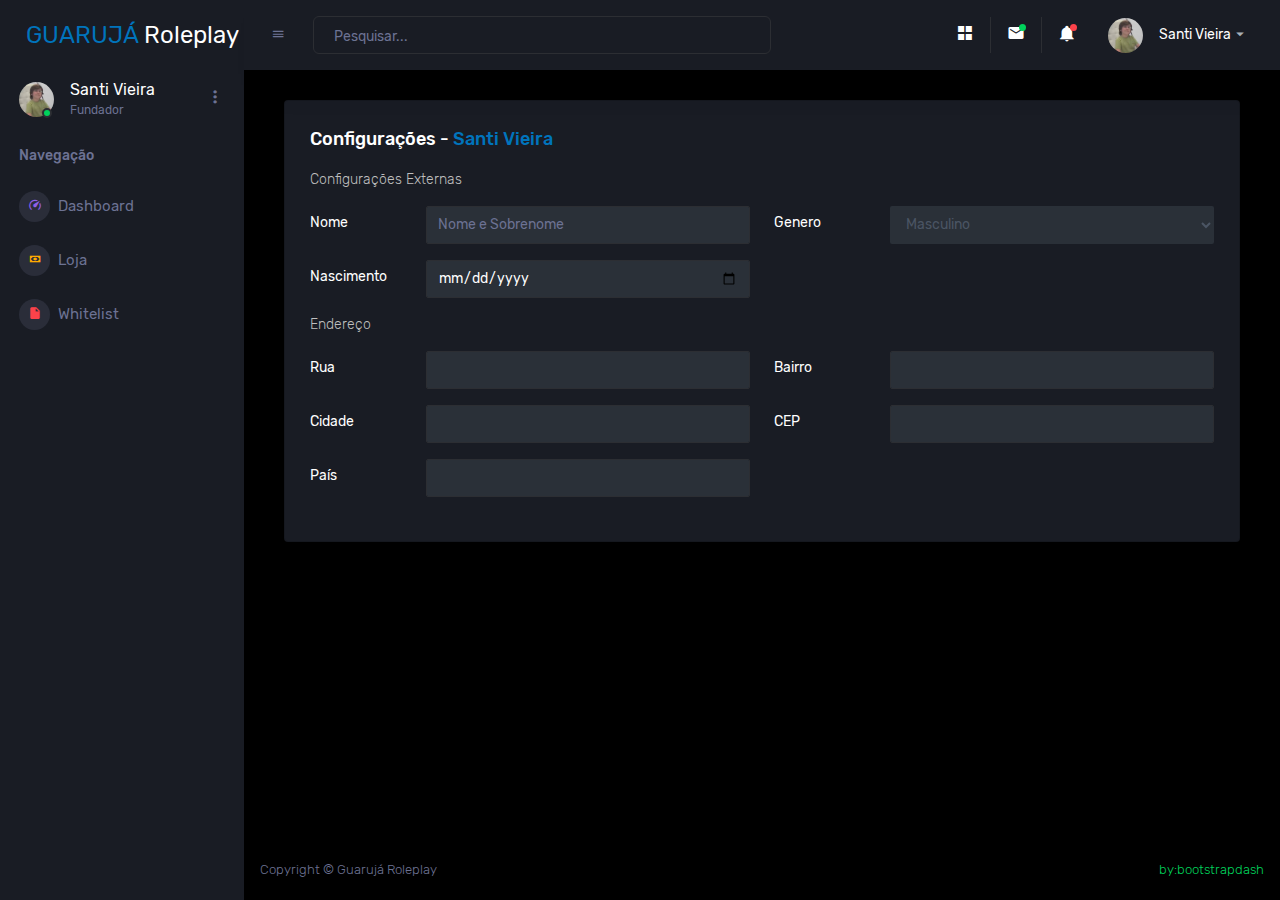
<file: config.html>
<!DOCTYPE html>
<html lang="en">

<head>
    <meta charset="utf-8">
    <meta name="viewport" content="width=device-width, initial-scale=1, shrink-to-fit=no">
    <title>Guarujá Roleplay</title>
    <link rel="stylesheet" href="assets/vendors/mdi/css/materialdesignicons.min.css">
    <link rel="stylesheet" href="assets/vendors/css/vendor.bundle.base.css">
    <link rel="stylesheet" href="assets/vendors/jvectormap/jquery-jvectormap.css">
    <link rel="stylesheet" href="assets/vendors/flag-icon-css/css/flag-icon.min.css">
    <link rel="stylesheet" href="assets/vendors/owl-carousel-2/owl.carousel.min.css">
    <link rel="stylesheet" href="assets/vendors/owl-carousel-2/owl.theme.default.min.css">
    <link rel="stylesheet" href="assets/css/style.css">
    <link rel="shortcut icon" href="assets/images/favicon.png" />
</head>

<body>
    <div class="container-scroller">
        <nav class="sidebar sidebar-offcanvas" id="sidebar">
            <div class="sidebar-brand-wrapper d-none d-lg-flex align-items-center justify-content-center fixed-top">
                <a style="text-align: center; color: #0074bc;" class="sidebar-brand brand-logo"
                    href="index.html">GUARUJÁ<span style="color:#fff"> Roleplay</span></a>
                <a style="text-align: center; color: #0074bc;" class="sidebar-brand brand-logo-mini"
                    href="index.html">GRP</a>
            </div>
            <ul class="nav">
                <li class="nav-item profile">
                    <div class="profile-desc">
                        <div class="profile-pic">
                            <div class="count-indicator">
                                <img class="img-xs rounded-circle " src="assets/images/faces/user.png" alt="">
                                <span class="count bg-success"></span>
                            </div>
                            <div class="profile-name">
                                <h5 class="mb-0 font-weight-normal">Santi Vieira</h5>
                                <span class="type-member">Fundador</span>
                            </div>
                        </div>
                        <a href="#" id="profile-dropdown" data-toggle="dropdown"><i
                                class="mdi mdi-dots-vertical"></i></a>
                        <div class="dropdown-menu dropdown-menu-right sidebar-dropdown preview-list"
                            aria-labelledby="profile-dropdown">
                            <a href="#" class="dropdown-item preview-item">
                                <div class="preview-thumbnail">
                                    <div class="preview-icon bg-dark rounded-circle">
                                        <i class="mdi mdi-settings text-primary"></i>
                                    </div>
                                </div>
                                <div class="preview-item-content">
                                    <p class="preview-subject ellipsis mb-1 text-small">Configurações da Conta</p>
                                </div>
                            </a>
                            <div class="dropdown-divider"></div>
                            <a href="#" class="dropdown-item preview-item">
                                <div class="preview-thumbnail">
                                    <div class="preview-icon bg-dark rounded-circle">
                                        <i class="mdi mdi-onepassword  text-info"></i>
                                    </div>
                                </div>
                                <div class="preview-item-content">
                                    <p class="preview-subject ellipsis mb-1 text-small">Mudar a Senha</p>
                                </div>
                            </a>
                            <div class="dropdown-divider"></div>
                            <a href="#" class="dropdown-item preview-item">
                                <div class="preview-thumbnail">
                                    <div class="preview-icon bg-dark rounded-circle">
                                        <i class="mdi mdi-calendar-today text-success"></i>
                                    </div>
                                </div>
                                <div class="preview-item-content">
                                    <p class="preview-subject ellipsis mb-1 text-small">Advertencias e Banimentos</p>
                                </div>
                            </a>
                        </div>
                    </div>
                </li>
                <li class="nav-item nav-category">
                    <span class="nav-link">Navegação</span>
                </li>
                <li class="mb-2 nav-item menu-items">
                    <a class="nav-link" href="index.html">
                        <span class="menu-icon">
                            <i class="mdi mdi-speedometer"></i>
                        </span>
                        <span class="menu-title">Dashboard</span>
                    </a>
                </li>
                <li class="mb-2 nav-item menu-items">
                    <a class="nav-link" href="loja.html">
                        <span class="menu-icon">
                            <i class="mdi mdi-cash"></i>
                        </span>
                        <span class="menu-title">Loja</span>
                    </a>
                </li>
                <li class="mb-2 nav-item menu-items">
                    <a class="nav-link" href="whitelist/feito.html">
                        <span class="menu-icon">
                            <i class="mdi mdi-file"></i>
                        </span>
                        <span class="menu-title">Whitelist</span>
                    </a>
                </li>
            </ul>
        </nav>
        <div class="container-fluid page-body-wrapper">
            <nav class="navbar p-0 fixed-top d-flex flex-row">
                <div class="navbar-brand-wrapper d-flex d-lg-none align-items-center justify-content-center">
                    <a style="text-align: center; color: #0074bc;" class="sidebar-brand brand-logo-mini"
                        href="index.html">GRP</a>
                </div>
                <div class="navbar-menu-wrapper flex-grow d-flex align-items-stretch">
                    <button class="navbar-toggler navbar-toggler align-self-center" type="button"
                        data-toggle="minimize">
                        <span class="mdi mdi-menu"></span>
                    </button>
                    <ul class="navbar-nav w-100">
                        <li class="nav-item w-100">
                            <form class="nav-link mt-2 mt-md-0 d-none d-lg-flex search">
                                <input type="text" class="form-control" placeholder="Pesquisar...">
                            </form>
                        </li>
                    </ul>
                    <ul class="navbar-nav navbar-nav-right">
                        <li class="nav-item nav-settings d-none d-lg-block">
                            <a class="nav-link" href="#">
                                <i class="mdi mdi-view-grid"></i>
                            </a>
                        </li>
                        <li class="nav-item dropdown border-left">
                            <a class="nav-link count-indicator dropdown-toggle" id="messageDropdown" href="#"
                                data-toggle="dropdown" aria-expanded="false">
                                <i class="mdi mdi-email"></i>
                                <span class="count bg-success"></span>
                            </a>
                            <div class="dropdown-menu dropdown-menu-right navbar-dropdown preview-list"
                                aria-labelledby="messageDropdown">
                                <h6 class="p-3 mb-0">0 Mensagens</h6>
                        </li>
                        <li class="nav-item dropdown border-left">
                            <a class="nav-link count-indicator dropdown-toggle" id="notificationDropdown" href="#"
                                data-toggle="dropdown">
                                <i class="mdi mdi-bell"></i>
                                <span class="count bg-danger"></span>
                            </a>
                            <div class="dropdown-menu dropdown-menu-right navbar-dropdown preview-list"
                                aria-labelledby="notificationDropdown">
                                <h6 class="p-3 mb-0">Notificações</h6>
                                <div class="dropdown-divider"></div>
                                <a class="dropdown-item preview-item">
                                    <div class="preview-thumbnail">
                                        <div class="preview-icon bg-dark rounded-circle">
                                            <i class="mdi mdi-calendar text-success"></i>
                                        </div>
                                    </div>
                                    <div class="preview-item-content">
                                        <p class="preview-subject mb-1">Ver Notificações</p>
                                    </div>
                                </a>
                                <div class="dropdown-divider"></div>
                                <a class="dropdown-item preview-item">
                                    <div class="preview-thumbnail">
                                        <div class="preview-icon bg-dark rounded-circle">
                                            <i class="mdi mdi-settings text-danger"></i>
                                        </div>
                                    </div>
                                    <div class="preview-item-content">
                                        <p class="preview-subject mb-1">Configurações</p>
                                        <p class="text-muted ellipsis mb-0">Configurações de Notificação</p>
                                    </div>
                                </a>
                                <div class="dropdown-divider"></div>
                                <a class="dropdown-item preview-item">
                                    <div class="preview-thumbnail">
                                        <div class="preview-icon bg-dark rounded-circle">
                                            <i class="mdi mdi-link-variant text-warning"></i>
                                        </div>
                                    </div>
                                    <div class="preview-item-content">
                                        <p class="preview-subject mb-1">Change-logs</p>
                                        <p class="text-muted ellipsis mb-0">Adicionados/Removidos</p>
                                    </div>
                                </a>
                            </div>
                        </li>
                        <li class="nav-item dropdown">
                            <a class="nav-link" id="profileDropdown" href="#" data-toggle="dropdown">
                                <div class="navbar-profile">
                                    <img class="img-xs rounded-circle" src="assets/images/faces/user.png" alt="">
                                    <p class="mb-0 d-none d-sm-block navbar-profile-name">Santi Vieira</p>
                                    <i class="mdi mdi-menu-down d-none d-sm-block"></i>
                                </div>
                            </a>
                            <div class="dropdown-menu dropdown-menu-right navbar-dropdown preview-list"
                                aria-labelledby="profileDropdown">
                                <div class="dropdown-divider"></div>
                                <a class="dropdown-item preview-item">
                                    <div class="preview-thumbnail">
                                        <div class="preview-icon bg-dark rounded-circle">
                                            <i class="mdi mdi-logout text-danger"></i>
                                        </div>
                                    </div>
                                    <div class="preview-item-content">
                                        <p class="preview-subject mb-1">Log out</p>
                                    </div>
                                </a>
                            </div>
                        </li>
                    </ul>
                    <button class="navbar-toggler navbar-toggler-right d-lg-none align-self-center" type="button"
                        data-toggle="offcanvas">
                        <span class="mdi mdi-format-line-spacing"></span>
                    </button>
                </div>
            </nav>
            <div class="main-panel">
                <div class="content-wrapper">
                    <div class="col-12 grid-margin">
                        <div class="card">
                          <div class="card-body">
                            <h4 class="card-title">Configurações - <span style="color:#0074bc;">Santi Vieira</span></h4>
                            <form class="form-sample">
                              <p class="card-description"> Configurações Externas </p>
                              <div class="row">
                                <div class="col-md-6">
                                  <div class="form-group row">
                                    <label class="col-sm-3 col-form-label">Nome</label>
                                    <div class="col-sm-9">
                                      <input type="text" class="form-control" placeholder="Nome e Sobrenome" />
                                    </div>
                                  </div>
                                </div>
                                <div class="col-md-6">
                                  <div class="form-group row">
                                    <label class="col-sm-3 col-form-label">Genero</label>
                                    <div class="col-sm-9">
                                      <select class="form-control">
                                        <option>Masculino</option>
                                        <option>Feminino</option>
                                        <option>Não Binário</option>                                        
                                      </select>
                                    </div>
                                  </div>
                                </div>
                                <div class="col-md-6">
                                    <div class="form-group row">
                                      <label class="col-sm-3 col-form-label">Nascimento</label>
                                      <div class="col-sm-9">
                                        <input class="form-control" type="date" />
                                      </div>
                                    </div>
                                  </div>
                              </div>
                              <p class="card-description"> Endereço </p>
                              <div class="row">
                                <div class="col-md-6">
                                  <div class="form-group row">
                                    <label class="col-sm-3 col-form-label">Rua</label>
                                    <div class="col-sm-9">
                                      <input type="text" class="form-control" />
                                    </div>
                                  </div>
                                </div>
                                <div class="col-md-6">
                                  <div class="form-group row">
                                    <label class="col-sm-3 col-form-label">Bairro</label>
                                    <div class="col-sm-9">
                                      <input type="text" class="form-control" />
                                    </div>
                                  </div>
                                </div>
                              </div>
                              <div class="row">
                                <div class="col-md-6">
                                  <div class="form-group row">
                                    <label class="col-sm-3 col-form-label">Cidade</label>
                                    <div class="col-sm-9">
                                      <input type="text" class="form-control" />
                                    </div>
                                  </div>
                                </div>
                                <div class="col-md-6">
                                  <div class="form-group row">
                                    <label class="col-sm-3 col-form-label">CEP</label>
                                    <div class="col-sm-9">
                                      <input type="text" class="form-control" />
                                    </div>
                                  </div>
                                </div>
                              </div>
                              <div class="row">
                                <div class="col-md-6">
                                  <div class="form-group row">
                                    <label class="col-sm-3 col-form-label">País</label>
                                    <div class="col-sm-9">
                                      <input type="text" class="form-control" />
                                    </div>
                                  </div>
                                </div>
                              </div>
                            </form>
                          </div>
                        </div>
                      </div>
                </div>


                <footer class="footer">
                    <div class="d-sm-flex justify-content-center justify-content-sm-between">
                        <span class="text-muted d-block text-center text-sm-left d-sm-inline-block">Copyright © Guarujá
                            Roleplay</span>
                        <span class="float-none float-sm-right d-block mt-1 mt-sm-0 text-center"><a
                                href="https://www.bootstrapdash.com/bootstrap-admin-template/"
                                target="_blank">by:bootstrapdash</a></span>
                    </div>
                </footer>
            </div>
        </div>
    </div>
    <script src="assets/vendors/js/vendor.bundle.base.js"></script>
    <script src="assets/vendors/chart.js/Chart.min.js"></script>
    <script src="assets/vendors/progressbar.js/progressbar.min.js"></script>
    <script src="assets/vendors/jvectormap/jquery-jvectormap.min.js"></script>
    <script src="assets/vendors/jvectormap/jquery-jvectormap-world-mill-en.js"></script>
    <script src="assets/vendors/owl-carousel-2/owl.carousel.min.js"></script>
    <script src="assets/js/off-canvas.js"></script>
    <script src="assets/js/hoverable-collapse.js"></script>
    <script src="assets/js/misc.js"></script>
    <script src="assets/js/settings.js"></script>
    <script src="assets/js/todolist.js"></script>
    <script src="assets/js/dashboard.js"></script>
</body>

</html>
</file>
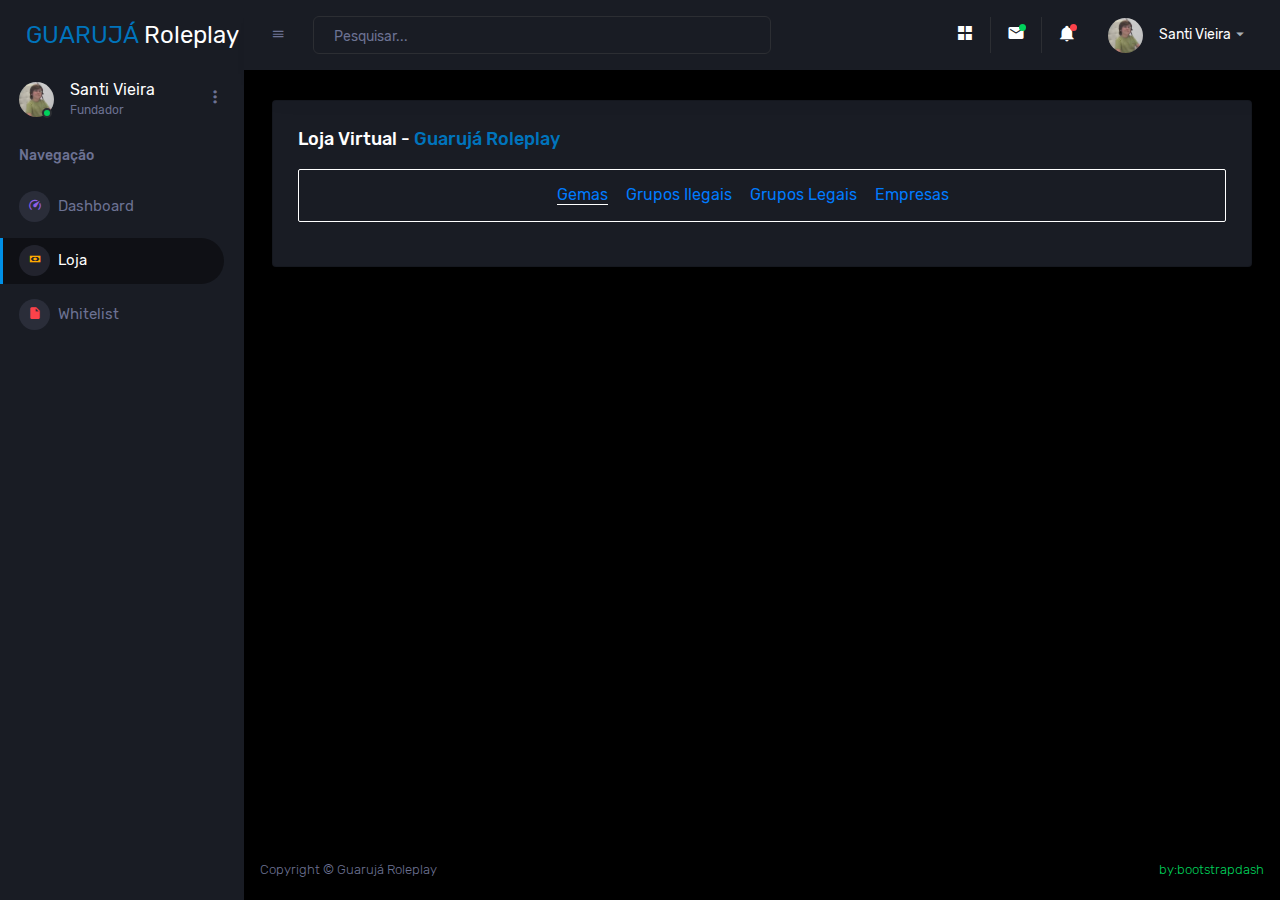
<file: loja.html>
<!DOCTYPE html>
<html lang="en">

<head>
    <meta charset="utf-8">
    <meta name="viewport" content="width=device-width, initial-scale=1, shrink-to-fit=no">
    <title>Guarujá Roleplay</title>
    <link rel="stylesheet" href="assets/vendors/mdi/css/materialdesignicons.min.css">
    <link rel="stylesheet" href="assets/vendors/css/vendor.bundle.base.css">
    <link rel="stylesheet" href="assets/vendors/jvectormap/jquery-jvectormap.css">
    <link rel="stylesheet" href="assets/vendors/flag-icon-css/css/flag-icon.min.css">
    <link rel="stylesheet" href="assets/vendors/owl-carousel-2/owl.carousel.min.css">
    <link rel="stylesheet" href="assets/vendors/owl-carousel-2/owl.theme.default.min.css">
    <link rel="stylesheet" href="assets/css/style.css">
    <link rel="shortcut icon" href="assets/images/favicon.png" />
</head>

<body>
    <div class="container-scroller">
        <nav class="sidebar sidebar-offcanvas" id="sidebar">
            <div class="sidebar-brand-wrapper d-none d-lg-flex align-items-center justify-content-center fixed-top">
                <a style="text-align: center; color: #0074bc;" class="sidebar-brand brand-logo"
                    href="index.html">GUARUJÁ<span style="color:#fff"> Roleplay</span></a>
                <a style="text-align: center; color: #0074bc;" class="sidebar-brand brand-logo-mini"
                    href="index.html">GRP</a>
            </div>
            <ul class="nav">
                <li class="nav-item profile">
                    <div class="profile-desc">
                        <div class="profile-pic">
                            <div class="count-indicator">
                                <img class="img-xs rounded-circle " src="assets/images/faces/user.png" alt="">
                                <span class="count bg-success"></span>
                            </div>
                            <div class="profile-name">
                                <h5 class="mb-0 font-weight-normal">Santi Vieira</h5>
                                <span class="type-member">Fundador</span>
                            </div>
                        </div>
                        <a href="#" id="profile-dropdown" data-toggle="dropdown"><i
                                class="mdi mdi-dots-vertical"></i></a>
                        <div class="dropdown-menu dropdown-menu-right sidebar-dropdown preview-list"
                            aria-labelledby="profile-dropdown">
                            <a href="#" class="dropdown-item preview-item">
                                <div class="preview-thumbnail">
                                    <div class="preview-icon bg-dark rounded-circle">
                                        <i class="mdi mdi-settings text-primary"></i>
                                    </div>
                                </div>
                                <div class="preview-item-content">
                                    <p class="preview-subject ellipsis mb-1 text-small">Configurações da Conta</p>
                                </div>
                            </a>
                            <div class="dropdown-divider"></div>
                            <a href="#" class="dropdown-item preview-item">
                                <div class="preview-thumbnail">
                                    <div class="preview-icon bg-dark rounded-circle">
                                        <i class="mdi mdi-onepassword  text-info"></i>
                                    </div>
                                </div>
                                <div class="preview-item-content">
                                    <p class="preview-subject ellipsis mb-1 text-small">Mudar a Senha</p>
                                </div>
                            </a>
                            <div class="dropdown-divider"></div>
                            <a href="#" class="dropdown-item preview-item">
                                <div class="preview-thumbnail">
                                    <div class="preview-icon bg-dark rounded-circle">
                                        <i class="mdi mdi-calendar-today text-success"></i>
                                    </div>
                                </div>
                                <div class="preview-item-content">
                                    <p class="preview-subject ellipsis mb-1 text-small">Advertencias e Banimentos</p>
                                </div>
                            </a>
                        </div>
                    </div>
                </li>
                <li class="nav-item nav-category">
                    <span class="nav-link">Navegação</span>
                </li>
                <li class="mb-2 nav-item menu-items">
                    <a class="nav-link" href="index.html">
                        <span class="menu-icon">
                            <i class="mdi mdi-speedometer"></i>
                        </span>
                        <span class="menu-title">Dashboard</span>
                    </a>
                </li>
                <li class="mb-2 nav-item menu-items">
                    <a class="nav-link" href="loja.html">
                        <span class="menu-icon">
                            <i class="mdi mdi-cash"></i>
                        </span>
                        <span class="menu-title">Loja</span>
                    </a>
                </li>
                <li class="mb-2 nav-item menu-items">
                    <a class="nav-link" href="whitelist/feito.html">
                        <span class="menu-icon">
                            <i class="mdi mdi-file"></i>
                        </span>
                        <span class="menu-title">Whitelist</span>
                    </a>
                </li>
            </ul>
        </nav>
        <div class="container-fluid page-body-wrapper">
            <nav class="navbar p-0 fixed-top d-flex flex-row">
                <div class="navbar-brand-wrapper d-flex d-lg-none align-items-center justify-content-center">
                    <a style="text-align: center; color: #0074bc;" class="sidebar-brand brand-logo-mini"
                        href="index.html">GRP</a>
                </div>
                <div class="navbar-menu-wrapper flex-grow d-flex align-items-stretch">
                    <button class="navbar-toggler navbar-toggler align-self-center" type="button"
                        data-toggle="minimize">
                        <span class="mdi mdi-menu"></span>
                    </button>
                    <ul class="navbar-nav w-100">
                        <li class="nav-item w-100">
                            <form class="nav-link mt-2 mt-md-0 d-none d-lg-flex search">
                                <input type="text" class="form-control" placeholder="Pesquisar...">
                            </form>
                        </li>
                    </ul>
                    <ul class="navbar-nav navbar-nav-right">
                        <li class="nav-item nav-settings d-none d-lg-block">
                            <a class="nav-link" href="#">
                                <i class="mdi mdi-view-grid"></i>
                            </a>
                        </li>
                        <li class="nav-item dropdown border-left">
                            <a class="nav-link count-indicator dropdown-toggle" id="messageDropdown" href="#"
                                data-toggle="dropdown" aria-expanded="false">
                                <i class="mdi mdi-email"></i>
                                <span class="count bg-success"></span>
                            </a>
                            <div class="dropdown-menu dropdown-menu-right navbar-dropdown preview-list"
                                aria-labelledby="messageDropdown">
                                <h6 class="p-3 mb-0">0 Mensagens</h6>
                        </li>
                        <li class="nav-item dropdown border-left">
                            <a class="nav-link count-indicator dropdown-toggle" id="notificationDropdown" href="#"
                                data-toggle="dropdown">
                                <i class="mdi mdi-bell"></i>
                                <span class="count bg-danger"></span>
                            </a>
                            <div class="dropdown-menu dropdown-menu-right navbar-dropdown preview-list"
                                aria-labelledby="notificationDropdown">
                                <h6 class="p-3 mb-0">Notificações</h6>
                                <div class="dropdown-divider"></div>
                                <a class="dropdown-item preview-item">
                                    <div class="preview-thumbnail">
                                        <div class="preview-icon bg-dark rounded-circle">
                                            <i class="mdi mdi-calendar text-success"></i>
                                        </div>
                                    </div>
                                    <div class="preview-item-content">
                                        <p class="preview-subject mb-1">Ver Notificações</p>
                                    </div>
                                </a>
                                <div class="dropdown-divider"></div>
                                <a class="dropdown-item preview-item">
                                    <div class="preview-thumbnail">
                                        <div class="preview-icon bg-dark rounded-circle">
                                            <i class="mdi mdi-settings text-danger"></i>
                                        </div>
                                    </div>
                                    <div class="preview-item-content">
                                        <p class="preview-subject mb-1">Configurações</p>
                                        <p class="text-muted ellipsis mb-0">Configurações de Notificação</p>
                                    </div>
                                </a>
                                <div class="dropdown-divider"></div>
                                <a class="dropdown-item preview-item">
                                    <div class="preview-thumbnail">
                                        <div class="preview-icon bg-dark rounded-circle">
                                            <i class="mdi mdi-link-variant text-warning"></i>
                                        </div>
                                    </div>
                                    <div class="preview-item-content">
                                        <p class="preview-subject mb-1">Change-logs</p>
                                        <p class="text-muted ellipsis mb-0">Adicionados/Removidos</p>
                                    </div>
                                </a>
                            </div>
                        </li>
                        <li class="nav-item dropdown">
                            <a class="nav-link" id="profileDropdown" href="#" data-toggle="dropdown">
                                <div class="navbar-profile">
                                    <img class="img-xs rounded-circle" src="assets/images/faces/user.png" alt="">
                                    <p class="mb-0 d-none d-sm-block navbar-profile-name">Santi Vieira</p>
                                    <i class="mdi mdi-menu-down d-none d-sm-block"></i>
                                </div>
                            </a>
                            <div class="dropdown-menu dropdown-menu-right navbar-dropdown preview-list"
                                aria-labelledby="profileDropdown">
                                <div class="dropdown-divider"></div>
                                <a class="dropdown-item preview-item">
                                    <div class="preview-thumbnail">
                                        <div class="preview-icon bg-dark rounded-circle">
                                            <i class="mdi mdi-logout text-danger"></i>
                                        </div>
                                    </div>
                                    <div class="preview-item-content">
                                        <p class="preview-subject mb-1">Log out</p>
                                    </div>
                                </a>
                            </div>
                        </li>
                    </ul>
                    <button class="navbar-toggler navbar-toggler-right d-lg-none align-self-center" type="button"
                        data-toggle="offcanvas">
                        <span class="mdi mdi-format-line-spacing"></span>
                    </button>
                </div>
            </nav>
            <div class="main-panel">
                <div class="content-wrapper">
                    <div class="row ">
                        <div class="col-12 grid-margin">
                            <div class="card">
                                <div class="card-body">
                                    <h4 class="card-title">Loja Virtual - <span style="color: #0074bc;">Guarujá Roleplay</span></h4>
                                    <ul class="escolher">
                                        <li><a class="active-op" href="">Gemas</a></li>
                                        <li><a href="">Grupos Ilegais</a></li>
                                        <li><a href="">Grupos Legais</a></li>
                                        <li><a href="">Empresas</a></li>
                                    </ul>
                                </div>
                            </div>
                        </div>
                    </div>
                </div>


                <footer class="footer">
                    <div class="d-sm-flex justify-content-center justify-content-sm-between">
                        <span class="text-muted d-block text-center text-sm-left d-sm-inline-block">Copyright © Guarujá
                            Roleplay</span>
                        <span class="float-none float-sm-right d-block mt-1 mt-sm-0 text-center"><a
                                href="https://www.bootstrapdash.com/bootstrap-admin-template/"
                                target="_blank">by:bootstrapdash</a></span>
                    </div>
                </footer>
            </div>
        </div>
    </div>
    <script src="assets/vendors/js/vendor.bundle.base.js"></script>
    <script src="assets/vendors/chart.js/Chart.min.js"></script>
    <script src="assets/vendors/progressbar.js/progressbar.min.js"></script>
    <script src="assets/vendors/jvectormap/jquery-jvectormap.min.js"></script>
    <script src="assets/vendors/jvectormap/jquery-jvectormap-world-mill-en.js"></script>
    <script src="assets/vendors/owl-carousel-2/owl.carousel.min.js"></script>
    <script src="assets/js/off-canvas.js"></script>
    <script src="assets/js/hoverable-collapse.js"></script>
    <script src="assets/js/misc.js"></script>
    <script src="assets/js/settings.js"></script>
    <script src="assets/js/todolist.js"></script>
    <script src="assets/js/dashboard.js"></script>
</body>

</html>
</file>
<file: assets/vendors/css/vendor.bundle.base.css>
/*
 * Container style
 */
.ps {
  overflow: hidden !important;
  overflow-anchor: none;
  -ms-overflow-style: none;
  touch-action: auto;
  -ms-touch-action: auto;
}

/*
 * Scrollbar rail styles
 */
.ps__rail-x {
  display: none;
  opacity: 0;
  transition: background-color .2s linear, opacity .2s linear;
  -webkit-transition: background-color .2s linear, opacity .2s linear;
  height: 15px;
  /* there must be 'bottom' or 'top' for ps__rail-x */
  bottom: 0px;
  /* please don't change 'position' */
  position: absolute;
}

.ps__rail-y {
  display: none;
  opacity: 0;
  transition: background-color .2s linear, opacity .2s linear;
  -webkit-transition: background-color .2s linear, opacity .2s linear;
  width: 15px;
  /* there must be 'right' or 'left' for ps__rail-y */
  right: 0;
  /* please don't change 'position' */
  position: absolute;
}

.ps--active-x > .ps__rail-x,
.ps--active-y > .ps__rail-y {
  display: block;
  background-color: transparent;
}

.ps:hover > .ps__rail-x,
.ps:hover > .ps__rail-y,
.ps--focus > .ps__rail-x,
.ps--focus > .ps__rail-y,
.ps--scrolling-x > .ps__rail-x,
.ps--scrolling-y > .ps__rail-y {
  opacity: 0.6;
}

.ps .ps__rail-x:hover,
.ps .ps__rail-y:hover,
.ps .ps__rail-x:focus,
.ps .ps__rail-y:focus,
.ps .ps__rail-x.ps--clicking,
.ps .ps__rail-y.ps--clicking {
  background-color: #eee;
  opacity: 0.9;
}

/*
 * Scrollbar thumb styles
 */
.ps__thumb-x {
  background-color: #aaa;
  border-radius: 6px;
  transition: background-color .2s linear, height .2s ease-in-out;
  -webkit-transition: background-color .2s linear, height .2s ease-in-out;
  height: 6px;
  /* there must be 'bottom' for ps__thumb-x */
  bottom: 2px;
  /* please don't change 'position' */
  position: absolute;
}

.ps__thumb-y {
  background-color: #aaa;
  border-radius: 6px;
  transition: background-color .2s linear, width .2s ease-in-out;
  -webkit-transition: background-color .2s linear, width .2s ease-in-out;
  width: 6px;
  /* there must be 'right' for ps__thumb-y */
  right: 2px;
  /* please don't change 'position' */
  position: absolute;
}

.ps__rail-x:hover > .ps__thumb-x,
.ps__rail-x:focus > .ps__thumb-x,
.ps__rail-x.ps--clicking .ps__thumb-x {
  background-color: #999;
  height: 11px;
}

.ps__rail-y:hover > .ps__thumb-y,
.ps__rail-y:focus > .ps__thumb-y,
.ps__rail-y.ps--clicking .ps__thumb-y {
  background-color: #999;
  width: 11px;
}

/* MS supports */
@supports (-ms-overflow-style: none) {
  .ps {
    overflow: auto !important;
  }
}

@media screen and (-ms-high-contrast: active), (-ms-high-contrast: none) {
  .ps {
    overflow: auto !important;
  }
}
</file>
<file: assets/vendors/flag-icon-css/css/flag-icon.min.css>
.flag-icon-background{background-size:contain;background-position:50%;background-repeat:no-repeat}.flag-icon{background-size:contain;background-position:50%;background-repeat:no-repeat;position:relative;display:inline-block;width:1.33333333em;line-height:1em}.flag-icon:before{content:'\00a0'}.flag-icon.flag-icon-squared{width:1em}.flag-icon-ad{background-image:url(../flags/4x3/ad.svg)}.flag-icon-ad.flag-icon-squared{background-image:url(../flags/1x1/ad.svg)}.flag-icon-ae{background-image:url(../flags/4x3/ae.svg)}.flag-icon-ae.flag-icon-squared{background-image:url(../flags/1x1/ae.svg)}.flag-icon-af{background-image:url(../flags/4x3/af.svg)}.flag-icon-af.flag-icon-squared{background-image:url(../flags/1x1/af.svg)}.flag-icon-ag{background-image:url(../flags/4x3/ag.svg)}.flag-icon-ag.flag-icon-squared{background-image:url(../flags/1x1/ag.svg)}.flag-icon-ai{background-image:url(../flags/4x3/ai.svg)}.flag-icon-ai.flag-icon-squared{background-image:url(../flags/1x1/ai.svg)}.flag-icon-al{background-image:url(../flags/4x3/al.svg)}.flag-icon-al.flag-icon-squared{background-image:url(../flags/1x1/al.svg)}.flag-icon-am{background-image:url(../flags/4x3/am.svg)}.flag-icon-am.flag-icon-squared{background-image:url(../flags/1x1/am.svg)}.flag-icon-ao{background-image:url(../flags/4x3/ao.svg)}.flag-icon-ao.flag-icon-squared{background-image:url(../flags/1x1/ao.svg)}.flag-icon-aq{background-image:url(../flags/4x3/aq.svg)}.flag-icon-aq.flag-icon-squared{background-image:url(../flags/1x1/aq.svg)}.flag-icon-ar{background-image:url(../flags/4x3/ar.svg)}.flag-icon-ar.flag-icon-squared{background-image:url(../flags/1x1/ar.svg)}.flag-icon-as{background-image:url(../flags/4x3/as.svg)}.flag-icon-as.flag-icon-squared{background-image:url(../flags/1x1/as.svg)}.flag-icon-at{background-image:url(../flags/4x3/at.svg)}.flag-icon-at.flag-icon-squared{background-image:url(../flags/1x1/at.svg)}.flag-icon-au{background-image:url(../flags/4x3/au.svg)}.flag-icon-au.flag-icon-squared{background-image:url(../flags/1x1/au.svg)}.flag-icon-aw{background-image:url(../flags/4x3/aw.svg)}.flag-icon-aw.flag-icon-squared{background-image:url(../flags/1x1/aw.svg)}.flag-icon-ax{background-image:url(../flags/4x3/ax.svg)}.flag-icon-ax.flag-icon-squared{background-image:url(../flags/1x1/ax.svg)}.flag-icon-az{background-image:url(../flags/4x3/az.svg)}.flag-icon-az.flag-icon-squared{background-image:url(../flags/1x1/az.svg)}.flag-icon-ba{background-image:url(../flags/4x3/ba.svg)}.flag-icon-ba.flag-icon-squared{background-image:url(../flags/1x1/ba.svg)}.flag-icon-bb{background-image:url(../flags/4x3/bb.svg)}.flag-icon-bb.flag-icon-squared{background-image:url(../flags/1x1/bb.svg)}.flag-icon-bd{background-image:url(../flags/4x3/bd.svg)}.flag-icon-bd.flag-icon-squared{background-image:url(../flags/1x1/bd.svg)}.flag-icon-be{background-image:url(../flags/4x3/be.svg)}.flag-icon-be.flag-icon-squared{background-image:url(../flags/1x1/be.svg)}.flag-icon-bf{background-image:url(../flags/4x3/bf.svg)}.flag-icon-bf.flag-icon-squared{background-image:url(../flags/1x1/bf.svg)}.flag-icon-bg{background-image:url(../flags/4x3/bg.svg)}.flag-icon-bg.flag-icon-squared{background-image:url(../flags/1x1/bg.svg)}.flag-icon-bh{background-image:url(../flags/4x3/bh.svg)}.flag-icon-bh.flag-icon-squared{background-image:url(../flags/1x1/bh.svg)}.flag-icon-bi{background-image:url(../flags/4x3/bi.svg)}.flag-icon-bi.flag-icon-squared{background-image:url(../flags/1x1/bi.svg)}.flag-icon-bj{background-image:url(../flags/4x3/bj.svg)}.flag-icon-bj.flag-icon-squared{background-image:url(../flags/1x1/bj.svg)}.flag-icon-bl{background-image:url(../flags/4x3/bl.svg)}.flag-icon-bl.flag-icon-squared{background-image:url(../flags/1x1/bl.svg)}.flag-icon-bm{background-image:url(../flags/4x3/bm.svg)}.flag-icon-bm.flag-icon-squared{background-image:url(../flags/1x1/bm.svg)}.flag-icon-bn{background-image:url(../flags/4x3/bn.svg)}.flag-icon-bn.flag-icon-squared{background-image:url(../flags/1x1/bn.svg)}.flag-icon-bo{background-image:url(../flags/4x3/bo.svg)}.flag-icon-bo.flag-icon-squared{background-image:url(../flags/1x1/bo.svg)}.flag-icon-bq{background-image:url(../flags/4x3/bq.svg)}.flag-icon-bq.flag-icon-squared{background-image:url(../flags/1x1/bq.svg)}.flag-icon-br{background-image:url(../flags/4x3/br.svg)}.flag-icon-br.flag-icon-squared{background-image:url(../flags/1x1/br.svg)}.flag-icon-bs{background-image:url(../flags/4x3/bs.svg)}.flag-icon-bs.flag-icon-squared{background-image:url(../flags/1x1/bs.svg)}.flag-icon-bt{background-image:url(../flags/4x3/bt.svg)}.flag-icon-bt.flag-icon-squared{background-image:url(../flags/1x1/bt.svg)}.flag-icon-bv{background-image:url(../flags/4x3/bv.svg)}.flag-icon-bv.flag-icon-squared{background-image:url(../flags/1x1/bv.svg)}.flag-icon-bw{background-image:url(../flags/4x3/bw.svg)}.flag-icon-bw.flag-icon-squared{background-image:url(../flags/1x1/bw.svg)}.flag-icon-by{background-image:url(../flags/4x3/by.svg)}.flag-icon-by.flag-icon-squared{background-image:url(../flags/1x1/by.svg)}.flag-icon-bz{background-image:url(../flags/4x3/bz.svg)}.flag-icon-bz.flag-icon-squared{background-image:url(../flags/1x1/bz.svg)}.flag-icon-ca{background-image:url(../flags/4x3/ca.svg)}.flag-icon-ca.flag-icon-squared{background-image:url(../flags/1x1/ca.svg)}.flag-icon-cc{background-image:url(../flags/4x3/cc.svg)}.flag-icon-cc.flag-icon-squared{background-image:url(../flags/1x1/cc.svg)}.flag-icon-cd{background-image:url(../flags/4x3/cd.svg)}.flag-icon-cd.flag-icon-squared{background-image:url(../flags/1x1/cd.svg)}.flag-icon-cf{background-image:url(../flags/4x3/cf.svg)}.flag-icon-cf.flag-icon-squared{background-image:url(../flags/1x1/cf.svg)}.flag-icon-cg{background-image:url(../flags/4x3/cg.svg)}.flag-icon-cg.flag-icon-squared{background-image:url(../flags/1x1/cg.svg)}.flag-icon-ch{background-image:url(../flags/4x3/ch.svg)}.flag-icon-ch.flag-icon-squared{background-image:url(../flags/1x1/ch.svg)}.flag-icon-ci{background-image:url(../flags/4x3/ci.svg)}.flag-icon-ci.flag-icon-squared{background-image:url(../flags/1x1/ci.svg)}.flag-icon-ck{background-image:url(../flags/4x3/ck.svg)}.flag-icon-ck.flag-icon-squared{background-image:url(../flags/1x1/ck.svg)}.flag-icon-cl{background-image:url(../flags/4x3/cl.svg)}.flag-icon-cl.flag-icon-squared{background-image:url(../flags/1x1/cl.svg)}.flag-icon-cm{background-image:url(../flags/4x3/cm.svg)}.flag-icon-cm.flag-icon-squared{background-image:url(../flags/1x1/cm.svg)}.flag-icon-cn{background-image:url(../flags/4x3/cn.svg)}.flag-icon-cn.flag-icon-squared{background-image:url(../flags/1x1/cn.svg)}.flag-icon-co{background-image:url(../flags/4x3/co.svg)}.flag-icon-co.flag-icon-squared{background-image:url(../flags/1x1/co.svg)}.flag-icon-cr{background-image:url(../flags/4x3/cr.svg)}.flag-icon-cr.flag-icon-squared{background-image:url(../flags/1x1/cr.svg)}.flag-icon-cu{background-image:url(../flags/4x3/cu.svg)}.flag-icon-cu.flag-icon-squared{background-image:url(../flags/1x1/cu.svg)}.flag-icon-cv{background-image:url(../flags/4x3/cv.svg)}.flag-icon-cv.flag-icon-squared{background-image:url(../flags/1x1/cv.svg)}.flag-icon-cw{background-image:url(../flags/4x3/cw.svg)}.flag-icon-cw.flag-icon-squared{background-image:url(../flags/1x1/cw.svg)}.flag-icon-cx{background-image:url(../flags/4x3/cx.svg)}.flag-icon-cx.flag-icon-squared{background-image:url(../flags/1x1/cx.svg)}.flag-icon-cy{background-image:url(../flags/4x3/cy.svg)}.flag-icon-cy.flag-icon-squared{background-image:url(../flags/1x1/cy.svg)}.flag-icon-cz{background-image:url(../flags/4x3/cz.svg)}.flag-icon-cz.flag-icon-squared{background-image:url(../flags/1x1/cz.svg)}.flag-icon-de{background-image:url(../flags/4x3/de.svg)}.flag-icon-de.flag-icon-squared{background-image:url(../flags/1x1/de.svg)}.flag-icon-dj{background-image:url(../flags/4x3/dj.svg)}.flag-icon-dj.flag-icon-squared{background-image:url(../flags/1x1/dj.svg)}.flag-icon-dk{background-image:url(../flags/4x3/dk.svg)}.flag-icon-dk.flag-icon-squared{background-image:url(../flags/1x1/dk.svg)}.flag-icon-dm{background-image:url(../flags/4x3/dm.svg)}.flag-icon-dm.flag-icon-squared{background-image:url(../flags/1x1/dm.svg)}.flag-icon-do{background-image:url(../flags/4x3/do.svg)}.flag-icon-do.flag-icon-squared{background-image:url(../flags/1x1/do.svg)}.flag-icon-dz{background-image:url(../flags/4x3/dz.svg)}.flag-icon-dz.flag-icon-squared{background-image:url(../flags/1x1/dz.svg)}.flag-icon-ec{background-image:url(../flags/4x3/ec.svg)}.flag-icon-ec.flag-icon-squared{background-image:url(../flags/1x1/ec.svg)}.flag-icon-ee{background-image:url(../flags/4x3/ee.svg)}.flag-icon-ee.flag-icon-squared{background-image:url(../flags/1x1/ee.svg)}.flag-icon-eg{background-image:url(../flags/4x3/eg.svg)}.flag-icon-eg.flag-icon-squared{background-image:url(../flags/1x1/eg.svg)}.flag-icon-eh{background-image:url(../flags/4x3/eh.svg)}.flag-icon-eh.flag-icon-squared{background-image:url(../flags/1x1/eh.svg)}.flag-icon-er{background-image:url(../flags/4x3/er.svg)}.flag-icon-er.flag-icon-squared{background-image:url(../flags/1x1/er.svg)}.flag-icon-es{background-image:url(../flags/4x3/es.svg)}.flag-icon-es.flag-icon-squared{background-image:url(../flags/1x1/es.svg)}.flag-icon-et{background-image:url(../flags/4x3/et.svg)}.flag-icon-et.flag-icon-squared{background-image:url(../flags/1x1/et.svg)}.flag-icon-fi{background-image:url(../flags/4x3/fi.svg)}.flag-icon-fi.flag-icon-squared{background-image:url(../flags/1x1/fi.svg)}.flag-icon-fj{background-image:url(../flags/4x3/fj.svg)}.flag-icon-fj.flag-icon-squared{background-image:url(../flags/1x1/fj.svg)}.flag-icon-fk{background-image:url(../flags/4x3/fk.svg)}.flag-icon-fk.flag-icon-squared{background-image:url(../flags/1x1/fk.svg)}.flag-icon-fm{background-image:url(../flags/4x3/fm.svg)}.flag-icon-fm.flag-icon-squared{background-image:url(../flags/1x1/fm.svg)}.flag-icon-fo{background-image:url(../flags/4x3/fo.svg)}.flag-icon-fo.flag-icon-squared{background-image:url(../flags/1x1/fo.svg)}.flag-icon-fr{background-image:url(../flags/4x3/fr.svg)}.flag-icon-fr.flag-icon-squared{background-image:url(../flags/1x1/fr.svg)}.flag-icon-ga{background-image:url(../flags/4x3/ga.svg)}.flag-icon-ga.flag-icon-squared{background-image:url(../flags/1x1/ga.svg)}.flag-icon-gb{background-image:url(../flags/4x3/gb.svg)}.flag-icon-gb.flag-icon-squared{background-image:url(../flags/1x1/gb.svg)}.flag-icon-gd{background-image:url(../flags/4x3/gd.svg)}.flag-icon-gd.flag-icon-squared{background-image:url(../flags/1x1/gd.svg)}.flag-icon-ge{background-image:url(../flags/4x3/ge.svg)}.flag-icon-ge.flag-icon-squared{background-image:url(../flags/1x1/ge.svg)}.flag-icon-gf{background-image:url(../flags/4x3/gf.svg)}.flag-icon-gf.flag-icon-squared{background-image:url(../flags/1x1/gf.svg)}.flag-icon-gg{background-image:url(../flags/4x3/gg.svg)}.flag-icon-gg.flag-icon-squared{background-image:url(../flags/1x1/gg.svg)}.flag-icon-gh{background-image:url(../flags/4x3/gh.svg)}.flag-icon-gh.flag-icon-squared{background-image:url(../flags/1x1/gh.svg)}.flag-icon-gi{background-image:url(../flags/4x3/gi.svg)}.flag-icon-gi.flag-icon-squared{background-image:url(../flags/1x1/gi.svg)}.flag-icon-gl{background-image:url(../flags/4x3/gl.svg)}.flag-icon-gl.flag-icon-squared{background-image:url(../flags/1x1/gl.svg)}.flag-icon-gm{background-image:url(../flags/4x3/gm.svg)}.flag-icon-gm.flag-icon-squared{background-image:url(../flags/1x1/gm.svg)}.flag-icon-gn{background-image:url(../flags/4x3/gn.svg)}.flag-icon-gn.flag-icon-squared{background-image:url(../flags/1x1/gn.svg)}.flag-icon-gp{background-image:url(../flags/4x3/gp.svg)}.flag-icon-gp.flag-icon-squared{background-image:url(../flags/1x1/gp.svg)}.flag-icon-gq{background-image:url(../flags/4x3/gq.svg)}.flag-icon-gq.flag-icon-squared{background-image:url(../flags/1x1/gq.svg)}.flag-icon-gr{background-image:url(../flags/4x3/gr.svg)}.flag-icon-gr.flag-icon-squared{background-image:url(../flags/1x1/gr.svg)}.flag-icon-gs{background-image:url(../flags/4x3/gs.svg)}.flag-icon-gs.flag-icon-squared{background-image:url(../flags/1x1/gs.svg)}.flag-icon-gt{background-image:url(../flags/4x3/gt.svg)}.flag-icon-gt.flag-icon-squared{background-image:url(../flags/1x1/gt.svg)}.flag-icon-gu{background-image:url(../flags/4x3/gu.svg)}.flag-icon-gu.flag-icon-squared{background-image:url(../flags/1x1/gu.svg)}.flag-icon-gw{background-image:url(../flags/4x3/gw.svg)}.flag-icon-gw.flag-icon-squared{background-image:url(../flags/1x1/gw.svg)}.flag-icon-gy{background-image:url(../flags/4x3/gy.svg)}.flag-icon-gy.flag-icon-squared{background-image:url(../flags/1x1/gy.svg)}.flag-icon-hk{background-image:url(../flags/4x3/hk.svg)}.flag-icon-hk.flag-icon-squared{background-image:url(../flags/1x1/hk.svg)}.flag-icon-hm{background-image:url(../flags/4x3/hm.svg)}.flag-icon-hm.flag-icon-squared{background-image:url(../flags/1x1/hm.svg)}.flag-icon-hn{background-image:url(../flags/4x3/hn.svg)}.flag-icon-hn.flag-icon-squared{background-image:url(../flags/1x1/hn.svg)}.flag-icon-hr{background-image:url(../flags/4x3/hr.svg)}.flag-icon-hr.flag-icon-squared{background-image:url(../flags/1x1/hr.svg)}.flag-icon-ht{background-image:url(../flags/4x3/ht.svg)}.flag-icon-ht.flag-icon-squared{background-image:url(../flags/1x1/ht.svg)}.flag-icon-hu{background-image:url(../flags/4x3/hu.svg)}.flag-icon-hu.flag-icon-squared{background-image:url(../flags/1x1/hu.svg)}.flag-icon-id{background-image:url(../flags/4x3/id.svg)}.flag-icon-id.flag-icon-squared{background-image:url(../flags/1x1/id.svg)}.flag-icon-ie{background-image:url(../flags/4x3/ie.svg)}.flag-icon-ie.flag-icon-squared{background-image:url(../flags/1x1/ie.svg)}.flag-icon-il{background-image:url(../flags/4x3/il.svg)}.flag-icon-il.flag-icon-squared{background-image:url(../flags/1x1/il.svg)}.flag-icon-im{background-image:url(../flags/4x3/im.svg)}.flag-icon-im.flag-icon-squared{background-image:url(../flags/1x1/im.svg)}.flag-icon-in{background-image:url(../flags/4x3/in.svg)}.flag-icon-in.flag-icon-squared{background-image:url(../flags/1x1/in.svg)}.flag-icon-io{background-image:url(../flags/4x3/io.svg)}.flag-icon-io.flag-icon-squared{background-image:url(../flags/1x1/io.svg)}.flag-icon-iq{background-image:url(../flags/4x3/iq.svg)}.flag-icon-iq.flag-icon-squared{background-image:url(../flags/1x1/iq.svg)}.flag-icon-ir{background-image:url(../flags/4x3/ir.svg)}.flag-icon-ir.flag-icon-squared{background-image:url(../flags/1x1/ir.svg)}.flag-icon-is{background-image:url(../flags/4x3/is.svg)}.flag-icon-is.flag-icon-squared{background-image:url(../flags/1x1/is.svg)}.flag-icon-it{background-image:url(../flags/4x3/it.svg)}.flag-icon-it.flag-icon-squared{background-image:url(../flags/1x1/it.svg)}.flag-icon-je{background-image:url(../flags/4x3/je.svg)}.flag-icon-je.flag-icon-squared{background-image:url(../flags/1x1/je.svg)}.flag-icon-jm{background-image:url(../flags/4x3/jm.svg)}.flag-icon-jm.flag-icon-squared{background-image:url(../flags/1x1/jm.svg)}.flag-icon-jo{background-image:url(../flags/4x3/jo.svg)}.flag-icon-jo.flag-icon-squared{background-image:url(../flags/1x1/jo.svg)}.flag-icon-jp{background-image:url(../flags/4x3/jp.svg)}.flag-icon-jp.flag-icon-squared{background-image:url(../flags/1x1/jp.svg)}.flag-icon-ke{background-image:url(../flags/4x3/ke.svg)}.flag-icon-ke.flag-icon-squared{background-image:url(../flags/1x1/ke.svg)}.flag-icon-kg{background-image:url(../flags/4x3/kg.svg)}.flag-icon-kg.flag-icon-squared{background-image:url(../flags/1x1/kg.svg)}.flag-icon-kh{background-image:url(../flags/4x3/kh.svg)}.flag-icon-kh.flag-icon-squared{background-image:url(../flags/1x1/kh.svg)}.flag-icon-ki{background-image:url(../flags/4x3/ki.svg)}.flag-icon-ki.flag-icon-squared{background-image:url(../flags/1x1/ki.svg)}.flag-icon-km{background-image:url(../flags/4x3/km.svg)}.flag-icon-km.flag-icon-squared{background-image:url(../flags/1x1/km.svg)}.flag-icon-kn{background-image:url(../flags/4x3/kn.svg)}.flag-icon-kn.flag-icon-squared{background-image:url(../flags/1x1/kn.svg)}.flag-icon-kp{background-image:url(../flags/4x3/kp.svg)}.flag-icon-kp.flag-icon-squared{background-image:url(../flags/1x1/kp.svg)}.flag-icon-kr{background-image:url(../flags/4x3/kr.svg)}.flag-icon-kr.flag-icon-squared{background-image:url(../flags/1x1/kr.svg)}.flag-icon-kw{background-image:url(../flags/4x3/kw.svg)}.flag-icon-kw.flag-icon-squared{background-image:url(../flags/1x1/kw.svg)}.flag-icon-ky{background-image:url(../flags/4x3/ky.svg)}.flag-icon-ky.flag-icon-squared{background-image:url(../flags/1x1/ky.svg)}.flag-icon-kz{background-image:url(../flags/4x3/kz.svg)}.flag-icon-kz.flag-icon-squared{background-image:url(../flags/1x1/kz.svg)}.flag-icon-la{background-image:url(../flags/4x3/la.svg)}.flag-icon-la.flag-icon-squared{background-image:url(../flags/1x1/la.svg)}.flag-icon-lb{background-image:url(../flags/4x3/lb.svg)}.flag-icon-lb.flag-icon-squared{background-image:url(../flags/1x1/lb.svg)}.flag-icon-lc{background-image:url(../flags/4x3/lc.svg)}.flag-icon-lc.flag-icon-squared{background-image:url(../flags/1x1/lc.svg)}.flag-icon-li{background-image:url(../flags/4x3/li.svg)}.flag-icon-li.flag-icon-squared{background-image:url(../flags/1x1/li.svg)}.flag-icon-lk{background-image:url(../flags/4x3/lk.svg)}.flag-icon-lk.flag-icon-squared{background-image:url(../flags/1x1/lk.svg)}.flag-icon-lr{background-image:url(../flags/4x3/lr.svg)}.flag-icon-lr.flag-icon-squared{background-image:url(../flags/1x1/lr.svg)}.flag-icon-ls{background-image:url(../flags/4x3/ls.svg)}.flag-icon-ls.flag-icon-squared{background-image:url(../flags/1x1/ls.svg)}.flag-icon-lt{background-image:url(../flags/4x3/lt.svg)}.flag-icon-lt.flag-icon-squared{background-image:url(../flags/1x1/lt.svg)}.flag-icon-lu{background-image:url(../flags/4x3/lu.svg)}.flag-icon-lu.flag-icon-squared{background-image:url(../flags/1x1/lu.svg)}.flag-icon-lv{background-image:url(../flags/4x3/lv.svg)}.flag-icon-lv.flag-icon-squared{background-image:url(../flags/1x1/lv.svg)}.flag-icon-ly{background-image:url(../flags/4x3/ly.svg)}.flag-icon-ly.flag-icon-squared{background-image:url(../flags/1x1/ly.svg)}.flag-icon-ma{background-image:url(../flags/4x3/ma.svg)}.flag-icon-ma.flag-icon-squared{background-image:url(../flags/1x1/ma.svg)}.flag-icon-mc{background-image:url(../flags/4x3/mc.svg)}.flag-icon-mc.flag-icon-squared{background-image:url(../flags/1x1/mc.svg)}.flag-icon-md{background-image:url(../flags/4x3/md.svg)}.flag-icon-md.flag-icon-squared{background-image:url(../flags/1x1/md.svg)}.flag-icon-me{background-image:url(../flags/4x3/me.svg)}.flag-icon-me.flag-icon-squared{background-image:url(../flags/1x1/me.svg)}.flag-icon-mf{background-image:url(../flags/4x3/mf.svg)}.flag-icon-mf.flag-icon-squared{background-image:url(../flags/1x1/mf.svg)}.flag-icon-mg{background-image:url(../flags/4x3/mg.svg)}.flag-icon-mg.flag-icon-squared{background-image:url(../flags/1x1/mg.svg)}.flag-icon-mh{background-image:url(../flags/4x3/mh.svg)}.flag-icon-mh.flag-icon-squared{background-image:url(../flags/1x1/mh.svg)}.flag-icon-mk{background-image:url(../flags/4x3/mk.svg)}.flag-icon-mk.flag-icon-squared{background-image:url(../flags/1x1/mk.svg)}.flag-icon-ml{background-image:url(../flags/4x3/ml.svg)}.flag-icon-ml.flag-icon-squared{background-image:url(../flags/1x1/ml.svg)}.flag-icon-mm{background-image:url(../flags/4x3/mm.svg)}.flag-icon-mm.flag-icon-squared{background-image:url(../flags/1x1/mm.svg)}.flag-icon-mn{background-image:url(../flags/4x3/mn.svg)}.flag-icon-mn.flag-icon-squared{background-image:url(../flags/1x1/mn.svg)}.flag-icon-mo{background-image:url(../flags/4x3/mo.svg)}.flag-icon-mo.flag-icon-squared{background-image:url(../flags/1x1/mo.svg)}.flag-icon-mp{background-image:url(../flags/4x3/mp.svg)}.flag-icon-mp.flag-icon-squared{background-image:url(../flags/1x1/mp.svg)}.flag-icon-mq{background-image:url(../flags/4x3/mq.svg)}.flag-icon-mq.flag-icon-squared{background-image:url(../flags/1x1/mq.svg)}.flag-icon-mr{background-image:url(../flags/4x3/mr.svg)}.flag-icon-mr.flag-icon-squared{background-image:url(../flags/1x1/mr.svg)}.flag-icon-ms{background-image:url(../flags/4x3/ms.svg)}.flag-icon-ms.flag-icon-squared{background-image:url(../flags/1x1/ms.svg)}.flag-icon-mt{background-image:url(../flags/4x3/mt.svg)}.flag-icon-mt.flag-icon-squared{background-image:url(../flags/1x1/mt.svg)}.flag-icon-mu{background-image:url(../flags/4x3/mu.svg)}.flag-icon-mu.flag-icon-squared{background-image:url(../flags/1x1/mu.svg)}.flag-icon-mv{background-image:url(../flags/4x3/mv.svg)}.flag-icon-mv.flag-icon-squared{background-image:url(../flags/1x1/mv.svg)}.flag-icon-mw{background-image:url(../flags/4x3/mw.svg)}.flag-icon-mw.flag-icon-squared{background-image:url(../flags/1x1/mw.svg)}.flag-icon-mx{background-image:url(../flags/4x3/mx.svg)}.flag-icon-mx.flag-icon-squared{background-image:url(../flags/1x1/mx.svg)}.flag-icon-my{background-image:url(../flags/4x3/my.svg)}.flag-icon-my.flag-icon-squared{background-image:url(../flags/1x1/my.svg)}.flag-icon-mz{background-image:url(../flags/4x3/mz.svg)}.flag-icon-mz.flag-icon-squared{background-image:url(../flags/1x1/mz.svg)}.flag-icon-na{background-image:url(../flags/4x3/na.svg)}.flag-icon-na.flag-icon-squared{background-image:url(../flags/1x1/na.svg)}.flag-icon-nc{background-image:url(../flags/4x3/nc.svg)}.flag-icon-nc.flag-icon-squared{background-image:url(../flags/1x1/nc.svg)}.flag-icon-ne{background-image:url(../flags/4x3/ne.svg)}.flag-icon-ne.flag-icon-squared{background-image:url(../flags/1x1/ne.svg)}.flag-icon-nf{background-image:url(../flags/4x3/nf.svg)}.flag-icon-nf.flag-icon-squared{background-image:url(../flags/1x1/nf.svg)}.flag-icon-ng{background-image:url(../flags/4x3/ng.svg)}.flag-icon-ng.flag-icon-squared{background-image:url(../flags/1x1/ng.svg)}.flag-icon-ni{background-image:url(../flags/4x3/ni.svg)}.flag-icon-ni.flag-icon-squared{background-image:url(../flags/1x1/ni.svg)}.flag-icon-nl{background-image:url(../flags/4x3/nl.svg)}.flag-icon-nl.flag-icon-squared{background-image:url(../flags/1x1/nl.svg)}.flag-icon-no{background-image:url(../flags/4x3/no.svg)}.flag-icon-no.flag-icon-squared{background-image:url(../flags/1x1/no.svg)}.flag-icon-np{background-image:url(../flags/4x3/np.svg)}.flag-icon-np.flag-icon-squared{background-image:url(../flags/1x1/np.svg)}.flag-icon-nr{background-image:url(../flags/4x3/nr.svg)}.flag-icon-nr.flag-icon-squared{background-image:url(../flags/1x1/nr.svg)}.flag-icon-nu{background-image:url(../flags/4x3/nu.svg)}.flag-icon-nu.flag-icon-squared{background-image:url(../flags/1x1/nu.svg)}.flag-icon-nz{background-image:url(../flags/4x3/nz.svg)}.flag-icon-nz.flag-icon-squared{background-image:url(../flags/1x1/nz.svg)}.flag-icon-om{background-image:url(../flags/4x3/om.svg)}.flag-icon-om.flag-icon-squared{background-image:url(../flags/1x1/om.svg)}.flag-icon-pa{background-image:url(../flags/4x3/pa.svg)}.flag-icon-pa.flag-icon-squared{background-image:url(../flags/1x1/pa.svg)}.flag-icon-pe{background-image:url(../flags/4x3/pe.svg)}.flag-icon-pe.flag-icon-squared{background-image:url(../flags/1x1/pe.svg)}.flag-icon-pf{background-image:url(../flags/4x3/pf.svg)}.flag-icon-pf.flag-icon-squared{background-image:url(../flags/1x1/pf.svg)}.flag-icon-pg{background-image:url(../flags/4x3/pg.svg)}.flag-icon-pg.flag-icon-squared{background-image:url(../flags/1x1/pg.svg)}.flag-icon-ph{background-image:url(../flags/4x3/ph.svg)}.flag-icon-ph.flag-icon-squared{background-image:url(../flags/1x1/ph.svg)}.flag-icon-pk{background-image:url(../flags/4x3/pk.svg)}.flag-icon-pk.flag-icon-squared{background-image:url(../flags/1x1/pk.svg)}.flag-icon-pl{background-image:url(../flags/4x3/pl.svg)}.flag-icon-pl.flag-icon-squared{background-image:url(../flags/1x1/pl.svg)}.flag-icon-pm{background-image:url(../flags/4x3/pm.svg)}.flag-icon-pm.flag-icon-squared{background-image:url(../flags/1x1/pm.svg)}.flag-icon-pn{background-image:url(../flags/4x3/pn.svg)}.flag-icon-pn.flag-icon-squared{background-image:url(../flags/1x1/pn.svg)}.flag-icon-pr{background-image:url(../flags/4x3/pr.svg)}.flag-icon-pr.flag-icon-squared{background-image:url(../flags/1x1/pr.svg)}.flag-icon-ps{background-image:url(../flags/4x3/ps.svg)}.flag-icon-ps.flag-icon-squared{background-image:url(../flags/1x1/ps.svg)}.flag-icon-pt{background-image:url(../flags/4x3/pt.svg)}.flag-icon-pt.flag-icon-squared{background-image:url(../flags/1x1/pt.svg)}.flag-icon-pw{background-image:url(../flags/4x3/pw.svg)}.flag-icon-pw.flag-icon-squared{background-image:url(../flags/1x1/pw.svg)}.flag-icon-py{background-image:url(../flags/4x3/py.svg)}.flag-icon-py.flag-icon-squared{background-image:url(../flags/1x1/py.svg)}.flag-icon-qa{background-image:url(../flags/4x3/qa.svg)}.flag-icon-qa.flag-icon-squared{background-image:url(../flags/1x1/qa.svg)}.flag-icon-re{background-image:url(../flags/4x3/re.svg)}.flag-icon-re.flag-icon-squared{background-image:url(../flags/1x1/re.svg)}.flag-icon-ro{background-image:url(../flags/4x3/ro.svg)}.flag-icon-ro.flag-icon-squared{background-image:url(../flags/1x1/ro.svg)}.flag-icon-rs{background-image:url(../flags/4x3/rs.svg)}.flag-icon-rs.flag-icon-squared{background-image:url(../flags/1x1/rs.svg)}.flag-icon-ru{background-image:url(../flags/4x3/ru.svg)}.flag-icon-ru.flag-icon-squared{background-image:url(../flags/1x1/ru.svg)}.flag-icon-rw{background-image:url(../flags/4x3/rw.svg)}.flag-icon-rw.flag-icon-squared{background-image:url(../flags/1x1/rw.svg)}.flag-icon-sa{background-image:url(../flags/4x3/sa.svg)}.flag-icon-sa.flag-icon-squared{background-image:url(../flags/1x1/sa.svg)}.flag-icon-sb{background-image:url(../flags/4x3/sb.svg)}.flag-icon-sb.flag-icon-squared{background-image:url(../flags/1x1/sb.svg)}.flag-icon-sc{background-image:url(../flags/4x3/sc.svg)}.flag-icon-sc.flag-icon-squared{background-image:url(../flags/1x1/sc.svg)}.flag-icon-sd{background-image:url(../flags/4x3/sd.svg)}.flag-icon-sd.flag-icon-squared{background-image:url(../flags/1x1/sd.svg)}.flag-icon-se{background-image:url(../flags/4x3/se.svg)}.flag-icon-se.flag-icon-squared{background-image:url(../flags/1x1/se.svg)}.flag-icon-sg{background-image:url(../flags/4x3/sg.svg)}.flag-icon-sg.flag-icon-squared{background-image:url(../flags/1x1/sg.svg)}.flag-icon-sh{background-image:url(../flags/4x3/sh.svg)}.flag-icon-sh.flag-icon-squared{background-image:url(../flags/1x1/sh.svg)}.flag-icon-si{background-image:url(../flags/4x3/si.svg)}.flag-icon-si.flag-icon-squared{background-image:url(../flags/1x1/si.svg)}.flag-icon-sj{background-image:url(../flags/4x3/sj.svg)}.flag-icon-sj.flag-icon-squared{background-image:url(../flags/1x1/sj.svg)}.flag-icon-sk{background-image:url(../flags/4x3/sk.svg)}.flag-icon-sk.flag-icon-squared{background-image:url(../flags/1x1/sk.svg)}.flag-icon-sl{background-image:url(../flags/4x3/sl.svg)}.flag-icon-sl.flag-icon-squared{background-image:url(../flags/1x1/sl.svg)}.flag-icon-sm{background-image:url(../flags/4x3/sm.svg)}.flag-icon-sm.flag-icon-squared{background-image:url(../flags/1x1/sm.svg)}.flag-icon-sn{background-image:url(../flags/4x3/sn.svg)}.flag-icon-sn.flag-icon-squared{background-image:url(../flags/1x1/sn.svg)}.flag-icon-so{background-image:url(../flags/4x3/so.svg)}.flag-icon-so.flag-icon-squared{background-image:url(../flags/1x1/so.svg)}.flag-icon-sr{background-image:url(../flags/4x3/sr.svg)}.flag-icon-sr.flag-icon-squared{background-image:url(../flags/1x1/sr.svg)}.flag-icon-ss{background-image:url(../flags/4x3/ss.svg)}.flag-icon-ss.flag-icon-squared{background-image:url(../flags/1x1/ss.svg)}.flag-icon-st{background-image:url(../flags/4x3/st.svg)}.flag-icon-st.flag-icon-squared{background-image:url(../flags/1x1/st.svg)}.flag-icon-sv{background-image:url(../flags/4x3/sv.svg)}.flag-icon-sv.flag-icon-squared{background-image:url(../flags/1x1/sv.svg)}.flag-icon-sx{background-image:url(../flags/4x3/sx.svg)}.flag-icon-sx.flag-icon-squared{background-image:url(../flags/1x1/sx.svg)}.flag-icon-sy{background-image:url(../flags/4x3/sy.svg)}.flag-icon-sy.flag-icon-squared{background-image:url(../flags/1x1/sy.svg)}.flag-icon-sz{background-image:url(../flags/4x3/sz.svg)}.flag-icon-sz.flag-icon-squared{background-image:url(../flags/1x1/sz.svg)}.flag-icon-tc{background-image:url(../flags/4x3/tc.svg)}.flag-icon-tc.flag-icon-squared{background-image:url(../flags/1x1/tc.svg)}.flag-icon-td{background-image:url(../flags/4x3/td.svg)}.flag-icon-td.flag-icon-squared{background-image:url(../flags/1x1/td.svg)}.flag-icon-tf{background-image:url(../flags/4x3/tf.svg)}.flag-icon-tf.flag-icon-squared{background-image:url(../flags/1x1/tf.svg)}.flag-icon-tg{background-image:url(../flags/4x3/tg.svg)}.flag-icon-tg.flag-icon-squared{background-image:url(../flags/1x1/tg.svg)}.flag-icon-th{background-image:url(../flags/4x3/th.svg)}.flag-icon-th.flag-icon-squared{background-image:url(../flags/1x1/th.svg)}.flag-icon-tj{background-image:url(../flags/4x3/tj.svg)}.flag-icon-tj.flag-icon-squared{background-image:url(../flags/1x1/tj.svg)}.flag-icon-tk{background-image:url(../flags/4x3/tk.svg)}.flag-icon-tk.flag-icon-squared{background-image:url(../flags/1x1/tk.svg)}.flag-icon-tl{background-image:url(../flags/4x3/tl.svg)}.flag-icon-tl.flag-icon-squared{background-image:url(../flags/1x1/tl.svg)}.flag-icon-tm{background-image:url(../flags/4x3/tm.svg)}.flag-icon-tm.flag-icon-squared{background-image:url(../flags/1x1/tm.svg)}.flag-icon-tn{background-image:url(../flags/4x3/tn.svg)}.flag-icon-tn.flag-icon-squared{background-image:url(../flags/1x1/tn.svg)}.flag-icon-to{background-image:url(../flags/4x3/to.svg)}.flag-icon-to.flag-icon-squared{background-image:url(../flags/1x1/to.svg)}.flag-icon-tr{background-image:url(../flags/4x3/tr.svg)}.flag-icon-tr.flag-icon-squared{background-image:url(../flags/1x1/tr.svg)}.flag-icon-tt{background-image:url(../flags/4x3/tt.svg)}.flag-icon-tt.flag-icon-squared{background-image:url(../flags/1x1/tt.svg)}.flag-icon-tv{background-image:url(../flags/4x3/tv.svg)}.flag-icon-tv.flag-icon-squared{background-image:url(../flags/1x1/tv.svg)}.flag-icon-tw{background-image:url(../flags/4x3/tw.svg)}.flag-icon-tw.flag-icon-squared{background-image:url(../flags/1x1/tw.svg)}.flag-icon-tz{background-image:url(../flags/4x3/tz.svg)}.flag-icon-tz.flag-icon-squared{background-image:url(../flags/1x1/tz.svg)}.flag-icon-ua{background-image:url(../flags/4x3/ua.svg)}.flag-icon-ua.flag-icon-squared{background-image:url(../flags/1x1/ua.svg)}.flag-icon-ug{background-image:url(../flags/4x3/ug.svg)}.flag-icon-ug.flag-icon-squared{background-image:url(../flags/1x1/ug.svg)}.flag-icon-um{background-image:url(../flags/4x3/um.svg)}.flag-icon-um.flag-icon-squared{background-image:url(../flags/1x1/um.svg)}.flag-icon-us{background-image:url(../flags/4x3/us.svg)}.flag-icon-us.flag-icon-squared{background-image:url(../flags/1x1/us.svg)}.flag-icon-uy{background-image:url(../flags/4x3/uy.svg)}.flag-icon-uy.flag-icon-squared{background-image:url(../flags/1x1/uy.svg)}.flag-icon-uz{background-image:url(../flags/4x3/uz.svg)}.flag-icon-uz.flag-icon-squared{background-image:url(../flags/1x1/uz.svg)}.flag-icon-va{background-image:url(../flags/4x3/va.svg)}.flag-icon-va.flag-icon-squared{background-image:url(../flags/1x1/va.svg)}.flag-icon-vc{background-image:url(../flags/4x3/vc.svg)}.flag-icon-vc.flag-icon-squared{background-image:url(../flags/1x1/vc.svg)}.flag-icon-ve{background-image:url(../flags/4x3/ve.svg)}.flag-icon-ve.flag-icon-squared{background-image:url(../flags/1x1/ve.svg)}.flag-icon-vg{background-image:url(../flags/4x3/vg.svg)}.flag-icon-vg.flag-icon-squared{background-image:url(../flags/1x1/vg.svg)}.flag-icon-vi{background-image:url(../flags/4x3/vi.svg)}.flag-icon-vi.flag-icon-squared{background-image:url(../flags/1x1/vi.svg)}.flag-icon-vn{background-image:url(../flags/4x3/vn.svg)}.flag-icon-vn.flag-icon-squared{background-image:url(../flags/1x1/vn.svg)}.flag-icon-vu{background-image:url(../flags/4x3/vu.svg)}.flag-icon-vu.flag-icon-squared{background-image:url(../flags/1x1/vu.svg)}.flag-icon-wf{background-image:url(../flags/4x3/wf.svg)}.flag-icon-wf.flag-icon-squared{background-image:url(../flags/1x1/wf.svg)}.flag-icon-ws{background-image:url(../flags/4x3/ws.svg)}.flag-icon-ws.flag-icon-squared{background-image:url(../flags/1x1/ws.svg)}.flag-icon-ye{background-image:url(../flags/4x3/ye.svg)}.flag-icon-ye.flag-icon-squared{background-image:url(../flags/1x1/ye.svg)}.flag-icon-yt{background-image:url(../flags/4x3/yt.svg)}.flag-icon-yt.flag-icon-squared{background-image:url(../flags/1x1/yt.svg)}.flag-icon-za{background-image:url(../flags/4x3/za.svg)}.flag-icon-za.flag-icon-squared{background-image:url(../flags/1x1/za.svg)}.flag-icon-zm{background-image:url(../flags/4x3/zm.svg)}.flag-icon-zm.flag-icon-squared{background-image:url(../flags/1x1/zm.svg)}.flag-icon-zw{background-image:url(../flags/4x3/zw.svg)}.flag-icon-zw.flag-icon-squared{background-image:url(../flags/1x1/zw.svg)}.flag-icon-es-ca{background-image:url(../flags/4x3/es-ca.svg)}.flag-icon-es-ca.flag-icon-squared{background-image:url(../flags/1x1/es-ca.svg)}.flag-icon-eu{background-image:url(../flags/4x3/eu.svg)}.flag-icon-eu.flag-icon-squared{background-image:url(../flags/1x1/eu.svg)}.flag-icon-gb-eng{background-image:url(../flags/4x3/gb-eng.svg)}.flag-icon-gb-eng.flag-icon-squared{background-image:url(../flags/1x1/gb-eng.svg)}.flag-icon-gb-nir{background-image:url(../flags/4x3/gb-nir.svg)}.flag-icon-gb-nir.flag-icon-squared{background-image:url(../flags/1x1/gb-nir.svg)}.flag-icon-gb-sct{background-image:url(../flags/4x3/gb-sct.svg)}.flag-icon-gb-sct.flag-icon-squared{background-image:url(../flags/1x1/gb-sct.svg)}.flag-icon-gb-wls{background-image:url(../flags/4x3/gb-wls.svg)}.flag-icon-gb-wls.flag-icon-squared{background-image:url(../flags/1x1/gb-wls.svg)}.flag-icon-un{background-image:url(../flags/4x3/un.svg)}.flag-icon-un.flag-icon-squared{background-image:url(../flags/1x1/un.svg)}.flag-icon-xk{background-image:url(../flags/4x3/xk.svg)}.flag-icon-xk.flag-icon-squared{background-image:url(../flags/1x1/xk.svg)}
</file>
